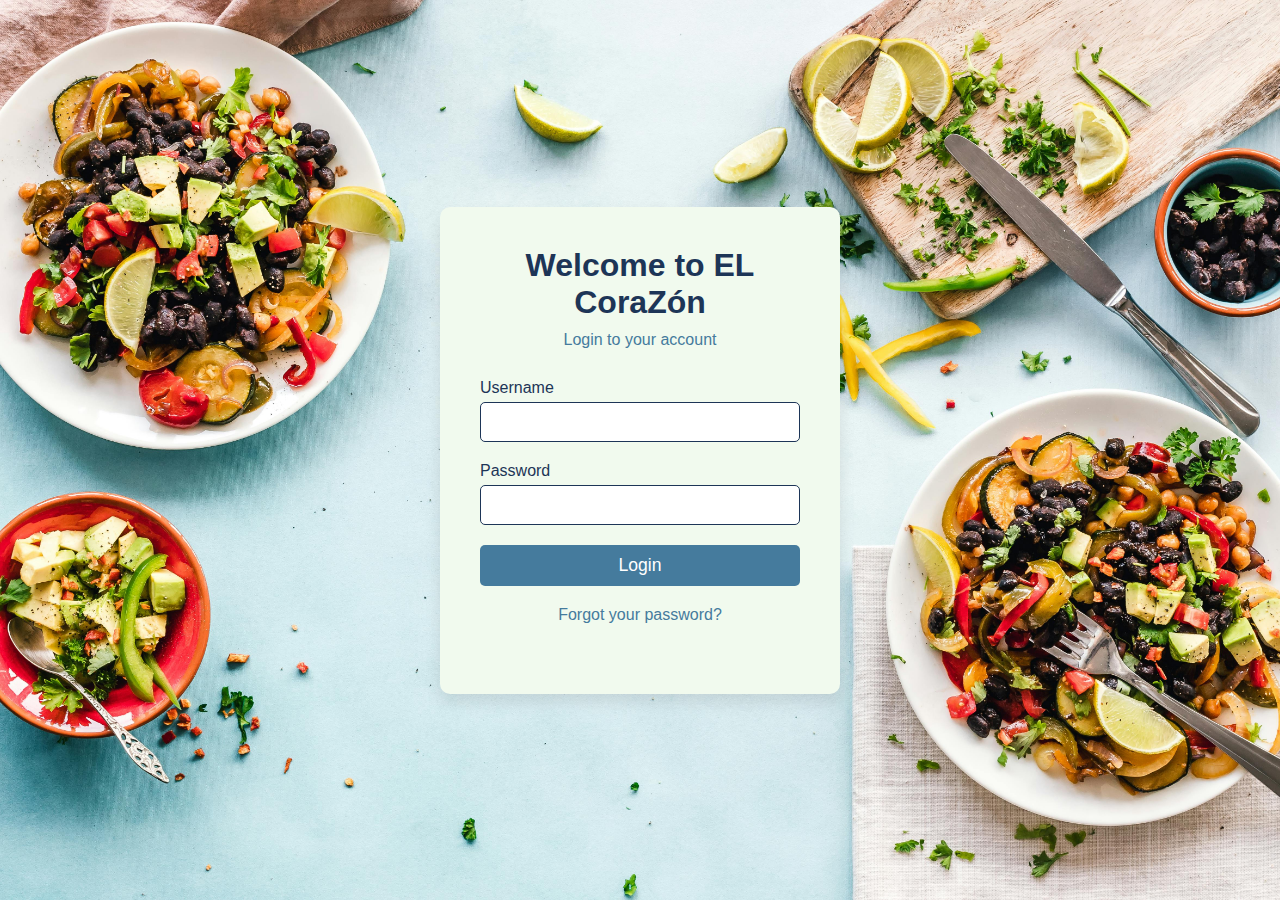
<file: login.html>
<!DOCTYPE html>
<html lang="en">
<head>
    <meta charset="UTF-8">
    <meta name="viewport" content="width=device-width, initial-scale=1.0">
    <title>Login - EL CoraZón</title>
    <link rel="stylesheet" href="login.css">
</head>
<body>
    <div class="login-container">
        <div class="login-box">
            <h1>Welcome to EL CoraZón</h1>
            <p>Login to your account</p>
            <form id="loginForm">
    <div class="input-group">
        <label for="username">Username</label>
        <input type="text" id="username" name="username" required>
    </div>
    <div class="input-group">
        <label for="password">Password</label>
        <input type="password" id="password" name="password" required>
    </div>
    <button type="submit" class="login-btn">Login</button>
    <p class="forgot-password"><a href="#">Forgot your password?</a></p>
</form>

<script>
    document.getElementById("loginForm").addEventListener("submit", function(e) {
        e.preventDefault(); // Ngăn form gửi đi
        // Bạn có thể thêm kiểm tra đăng nhập ở đây nếu muốn
        window.location.href = "Home.html"; // Chuyển hướng sang Home.html
    });
</script>

        </div>
    </div>
</body>
</html>
</file>
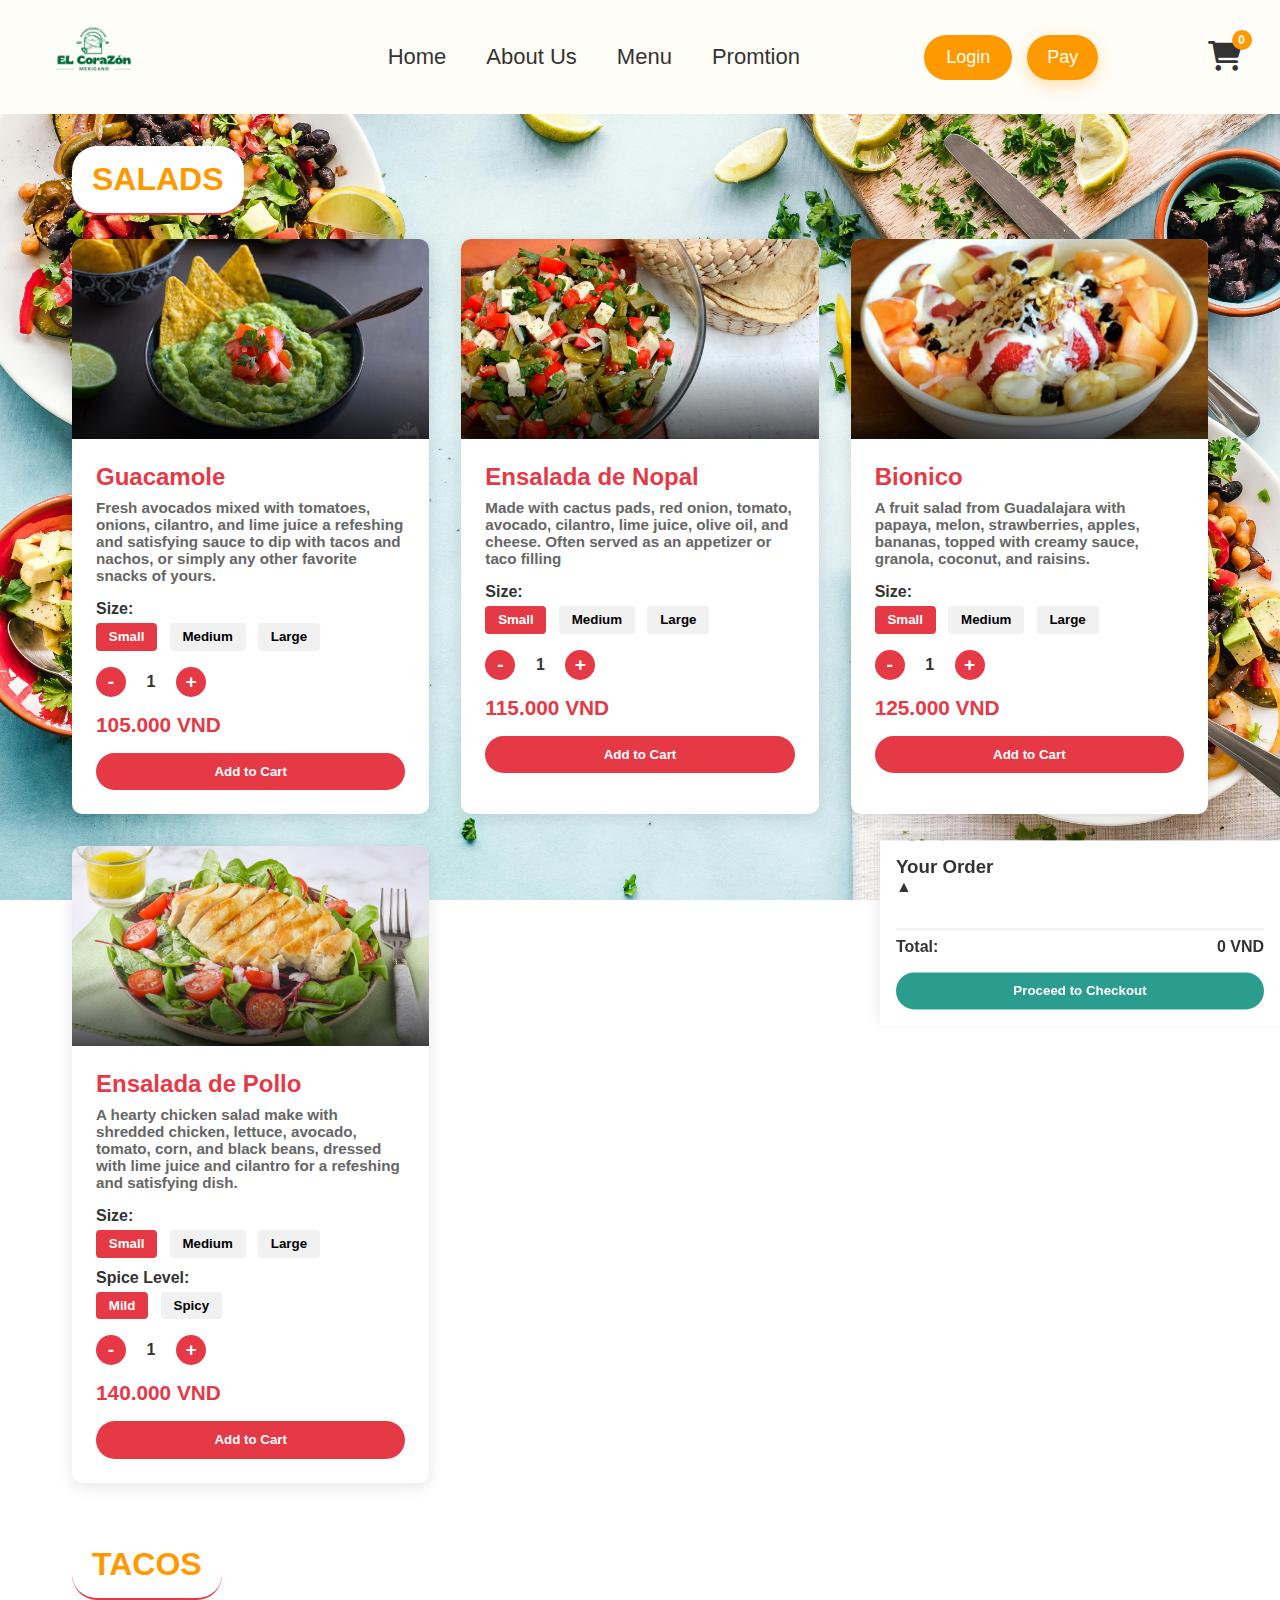
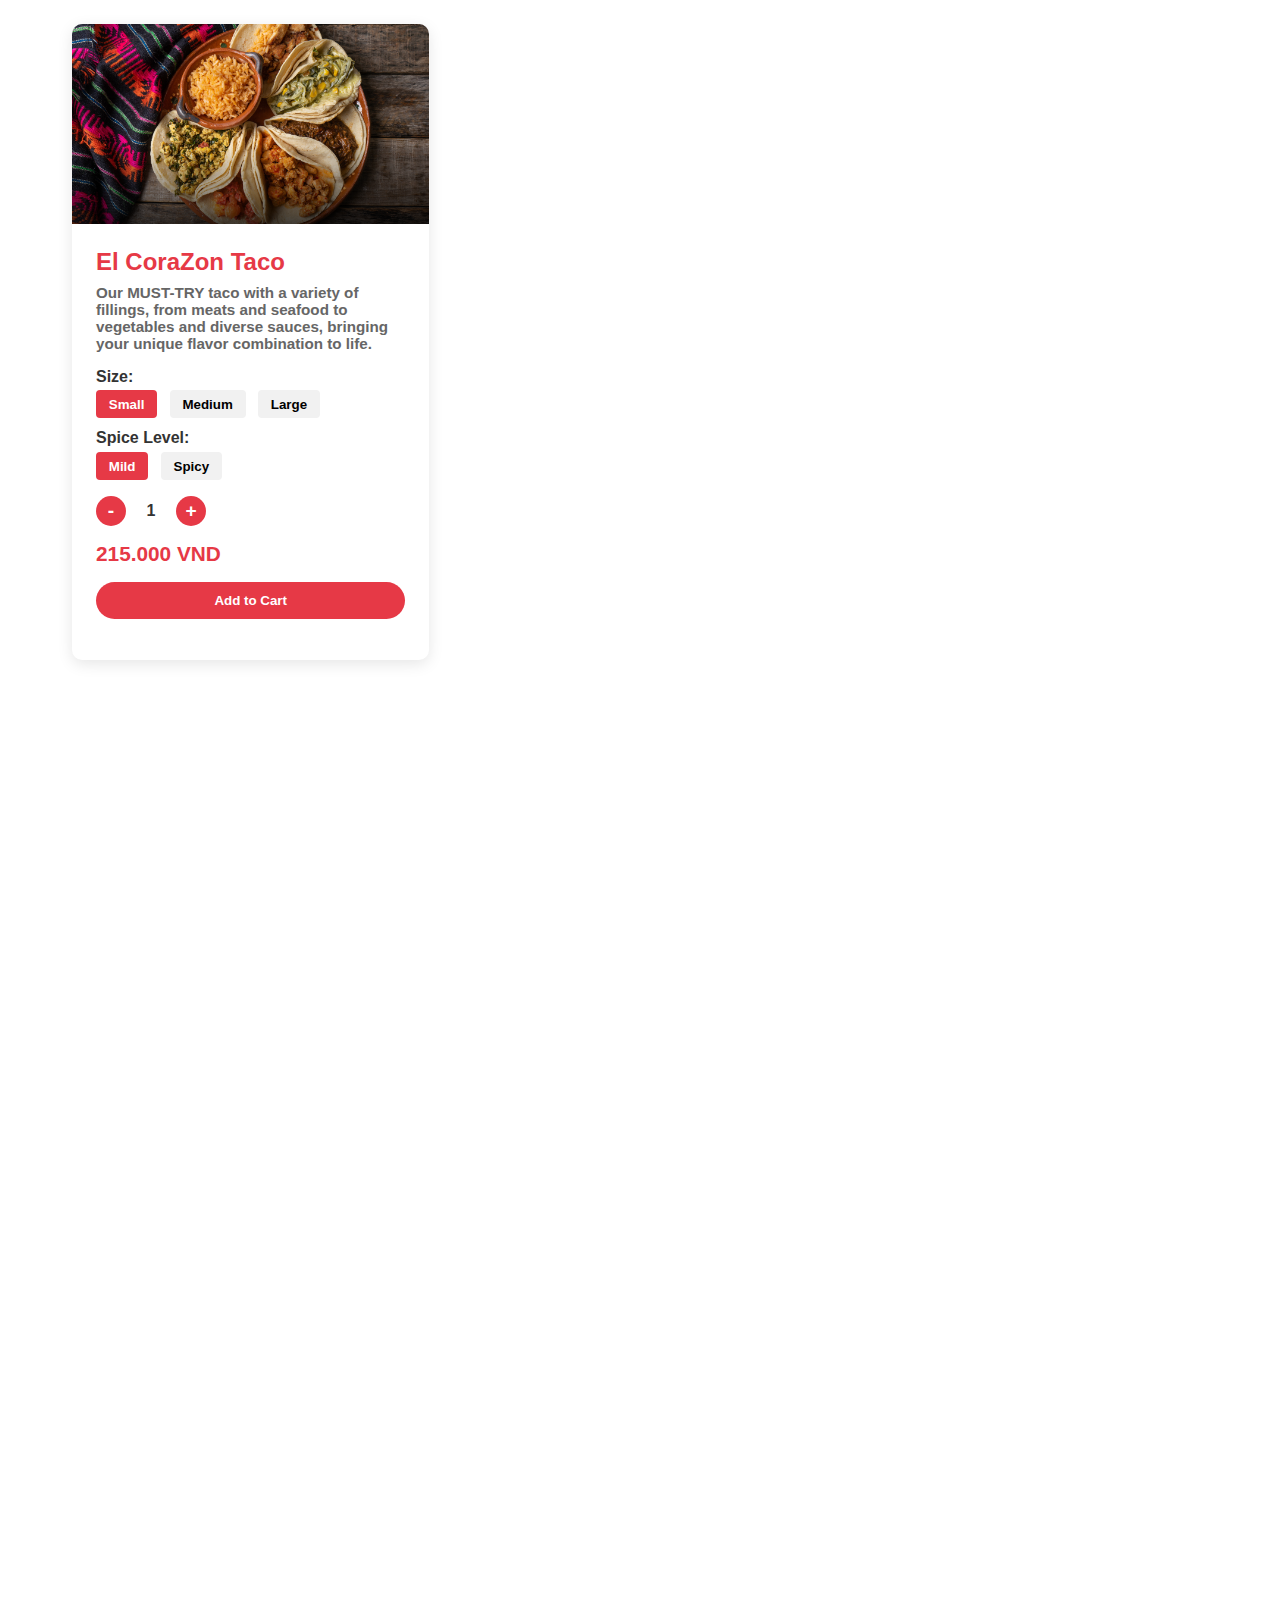
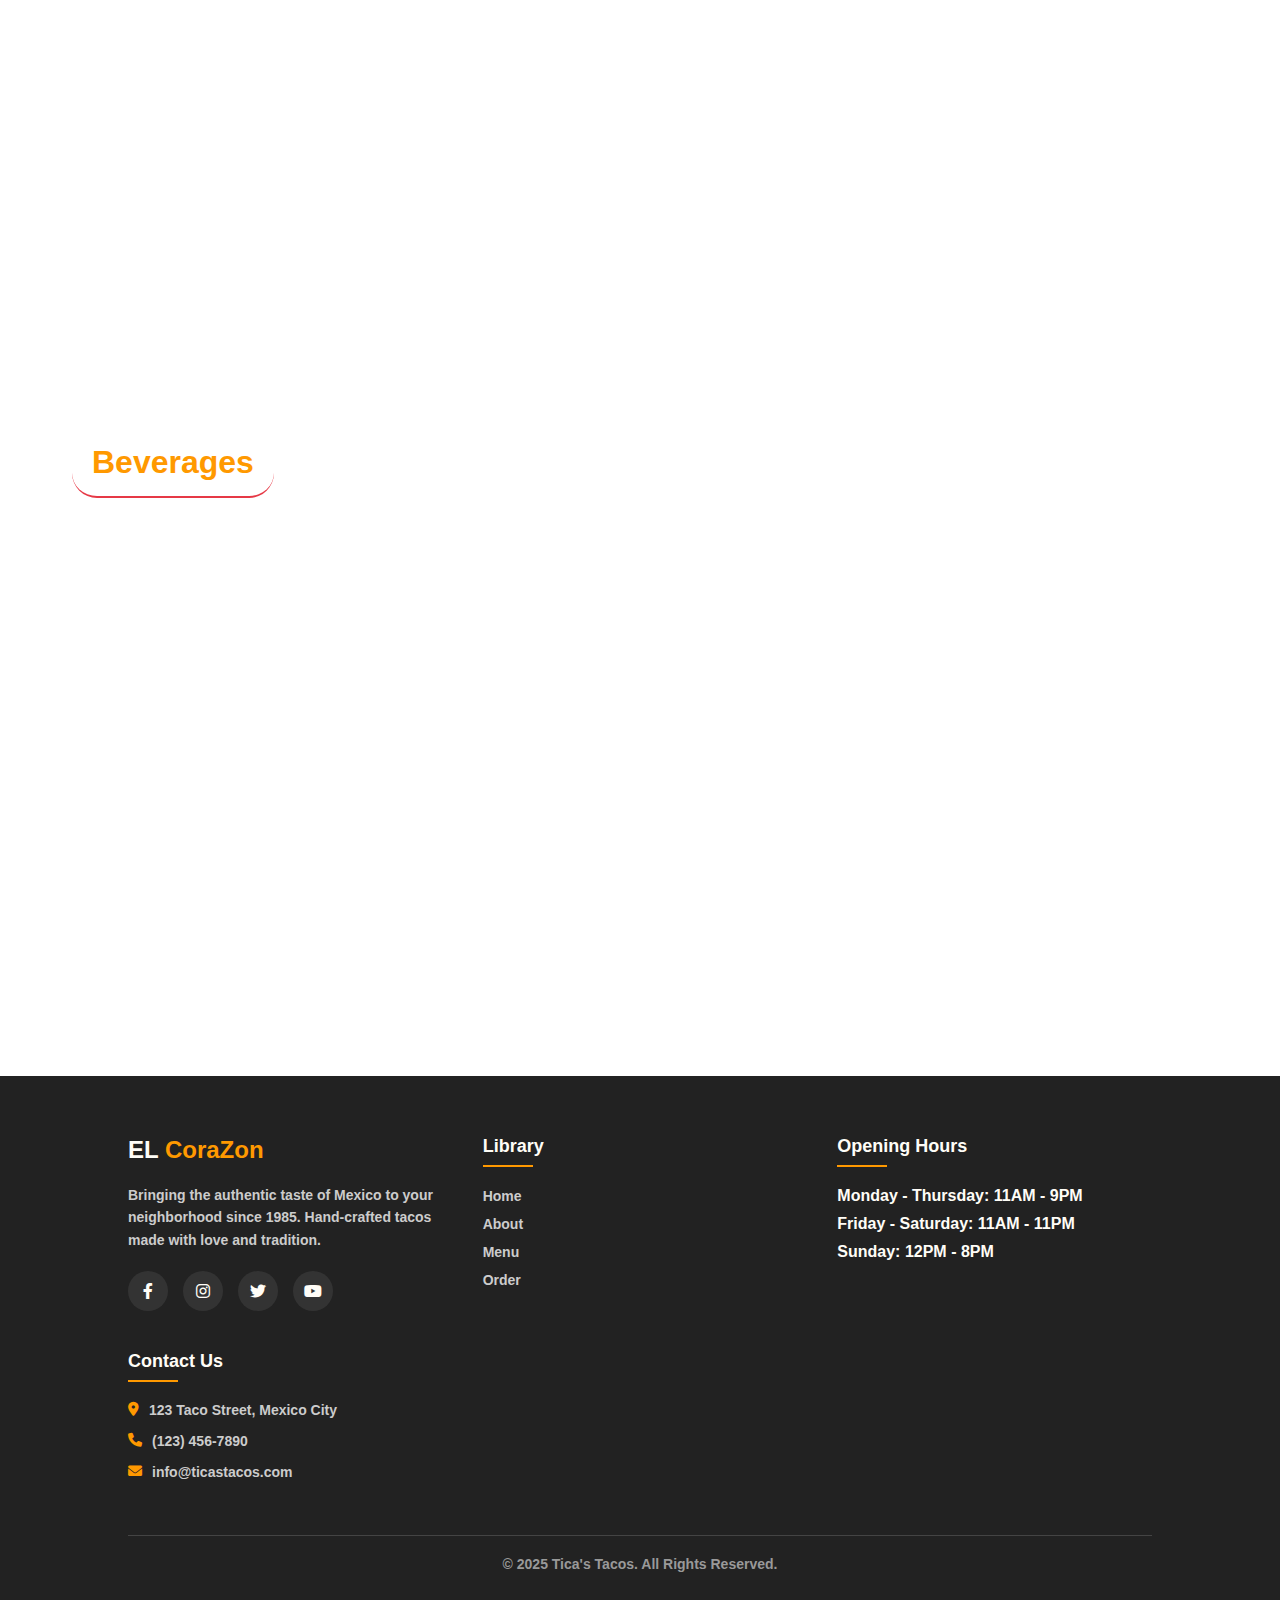
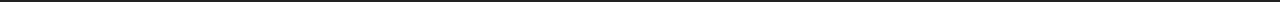
<file: Order.html>
<!DOCTYPE html>
<html lang="en">
<head>
    <meta charset="UTF-8">
    <meta name="viewport" content="width=device-width, initial-scale=1.0">
    <title>El CoraZon | Authentic Mexican Restaurant</title>
    <link rel="stylesheet" href="Order.css">
	<link rel="stylesheet" href="Ordermobile.css">
	<link rel="stylesheet" href="https://cdnjs.cloudflare.com/ajax/libs/font-awesome/6.0.0/css/all.min.css">
</head>
<body>
    <!-- Header -->
    <header id="header">
      <div class="logo">
        <img src="Mexicano.png" alt="El CoraZón Mexicano">
    </div>
        <ul class="nav-links">
            <li><a href="index.html" >Home</a></li>
            <li><a href="lichsu.html">About Us</a></li>
            <li><a href="menu.html">Menu</a></li>
            <li><a href="Khuyenmai.html">Promtion</a></li>
            
        </ul>
        <div class="action-buttons">
             <button class="login-btn" onclick="window.location.href='login.html'">Login</button>
            <button class="order-btn" onclick="window.location.href='thanhtoan.html'">Pay</button>

        </div>
		<div class="cart-icon" onclick="window.location.href='Order.html'">
    <i class="fas fa-shopping-cart"></i>
    <span class="cart-count">0</span>
</div>

        <div class="menu-toggle">
            <span></span>
            <span></span>
            <span></span>
        </div>
    </header>


    <!-- Menu Section -->
    <section id="menu" class="menu-container">
        <!-- Appetizers -->
        <div class="menu-category animate-on-scroll">
            <h2>SALADS</h2>
            <div class="menu-items">
                <div class="menu-item">
                    <div class="item-image" style="background-image: url('Guacamole.jpg')"></div>
                    <div class="item-info">
                        <h3 class="item-name">Guacamole</h3>
                        <p class="item-description">Fresh avocados mixed with tomatoes, onions, cilantro, and lime juice a refeshing and satisfying sauce to dip with tacos and nachos, or simply any other favorite snacks of yours.</p>
                        <div class="item-options">
                            <div class="size-options">
                                <span class="option-label">Size:</span>
                                <button class="size-btn active" data-size="small" data-price="105000">Small</button>
                                <button class="size-btn" data-size="medium" data-price="115000 ">Medium</button>
                                <button class="size-btn" data-size="large" data-price="125000">Large</button>
                            </div>
                        </div>
                        <div class="item-quantity">
                            <button class="quantity-btn decrease">-</button>
                            <span class="quantity-display">1</span>
                            <button class="quantity-btn increase">+</button>
                        </div>
                        <div class="item-price">105.000 VND</div>
                        <button class="add-to-cart">Add to Cart</button>
                    </div>
                </div>

                <div class="menu-item">
                    <div class="item-image" style="background-image: url('Ensalada.jpg')"></div>
                    <div class="item-info">
                        <h3 class="item-name">Ensalada de Nopal</h3>
                        <p class="item-description">Made with cactus pads, red onion, tomato, avocado, cilantro, lime juice, olive oil, and cheese. Often served as an appetizer or taco filling</p>
                        <div class="item-options">
                            <div class="size-options">
                                <span class="option-label">Size:</span>
                                <button class="size-btn active" data-size="small" data-price="115000">Small</button>
                                <button class="size-btn" data-size="medium" data-price="125000">Medium</button>
                                <button class="size-btn" data-size="large" data-price="135000">Large</button>
                            </div>
                        </div>
                        <div class="item-quantity">
                            <button class="quantity-btn decrease">-</button>
                            <span class="quantity-display">1</span>
                            <button class="quantity-btn increase">+</button>
                        </div>
                        <div class="item-price">115.000 VND</div>
                        <button class="add-to-cart">Add to Cart</button>
                    </div>
                </div>
				
                <div class="menu-item">
                    <div class="item-image" style="background-image: url('Bionico.jpg')"></div>
                    <div class="item-info">
                        <h3 class="item-name">Bionico</h3>
                        <p class="item-description">A fruit salad from Guadalajara with papaya, melon, strawberries, apples, bananas, topped with creamy sauce, granola, coconut, and raisins.</p>
                        <div class="item-options">
                            <div class="size-options">
                                <span class="option-label">Size:</span>
                                <button class="size-btn active" data-size="small" data-price="125000">Small</button>
                                <button class="size-btn" data-size="medium" data-price="135000">Medium</button>
                                <button class="size-btn" data-size="large" data-price="145000">Large</button>
                            </div>
                        </div>
                        <div class="item-quantity">
                            <button class="quantity-btn decrease">-</button>
                            <span class="quantity-display">1</span>
                            <button class="quantity-btn increase">+</button>
                        </div>
                        <div class="item-price">125.000 VND</div>
                        <button class="add-to-cart">Add to Cart</button>
                    </div>
                </div>
				
				<div class="menu-item">
                    <div class="item-image" style="background-image: url('Ensalada pollo.jpg')"></div>
                    <div class="item-info">
                        <h3 class="item-name">Ensalada de Pollo</h3>
                        <p class="item-description">A hearty chicken salad make with shredded chicken, lettuce, avocado, tomato, corn, and black beans, dressed with lime juice and cilantro for a refeshing and satisfying dish.</p>
                        <div class="item-options">
                            <div class="size-options">
                                <span class="option-label">Size:</span>
                                <button class="size-btn active" data-size="small" data-price="140000">Small</button>
                                <button class="size-btn" data-size="medium" data-price="150000">Medium</button>
                                <button class="size-btn" data-size="large" data-price="160000">Large</button>
                            </div>
                            <div class="spice-options">
                                <span class="option-label">Spice Level:</span>
                                <button class="spice-btn active" data-spice="mild">Mild</button>
                                <button class="spice-btn" data-spice="spicy">Spicy</button>
                            </div>
                        </div>
                        <div class="item-quantity">
                            <button class="quantity-btn decrease">-</button>
                            <span class="quantity-display">1</span>
                            <button class="quantity-btn increase">+</button>
                        </div>
                        <div class="item-price">140.000 VND</div>
                        <button class="add-to-cart">Add to Cart</button>
                    </div>
                </div>
            </div>
        </div>

        <!-- TACOS -->
        <div class="menu-category animate-on-scroll">
            <h2>TACOS</h2>
            <div class="menu-items">
                <div class="menu-item">
                    <div class="item-image" style="background-image: url('taco.jpeg')"></div>
                    <div class="item-info">
                        <h3 class="item-name">El CoraZon Taco</h3>
                        <p class="item-description">Our MUST-TRY taco with a variety of fillings, from meats and seafood to vegetables and diverse sauces, bringing your unique flavor combination to life.</p>
                        <div class="item-options">
                            <div class="size-options">
                                <span class="option-label">Size:</span>
                                <button class="size-btn active" data-size="small" data-price="215000">Small </button>
                                <button class="size-btn" data-size="medium" data-price="225000">Medium </button>
                                <button class="size-btn" data-size="large" data-price="235000">Large </button>
                            </div>
                            <div class="spice-options">
                                <span class="option-label">Spice Level:</span>
                                <button class="spice-btn active" data-spice="mild">Mild</button>
                                <button class="spice-btn" data-spice="spicy">Spicy</button>
                            </div>
                        </div>
                        <div class="item-quantity">
                            <button class="quantity-btn decrease">-</button>
                            <span class="quantity-display">1</span>
                            <button class="quantity-btn increase">+</button>
                        </div>
                        <div class="item-price">215.000 VND</div>
                        <button class="add-to-cart">Add to Cart</button>
                    </div>
                </div>

                <div class="menu-item">
                    <div class="item-image" style="background-image: url('taco pollo.jpg')"></div>
                    <div class="item-info">
                        <h3 class="item-name">Pollo</h3>
                        <p class="item-description">Grilled or shredded chicken taco seasoned with herbs and spices, served with onions, shredded cabbage, spicy mayonnaise sauce, cilantro, avocado, and fresh green sauce.</p>
                        <div class="item-options">
                            <div class="size-options">
                                <span class="option-label">Size:</span>
                                <button class="size-btn active" data-size="small" data-price="60000">Small </button>
                                <button class="size-btn" data-size="medium" data-price="70000">Medium </button>
                                <button class="size-btn" data-size="large" data-price="80000">Large </button>
                            </div>
                            <div class="spice-options">
                                <span class="option-label">Spice Level:</span>
                                <button class="spice-btn active" data-spice="mild">Mild</button>
                                <button class="spice-btn" data-spice="spicy">Spicy</button>
                            </div>
                        </div>
                        <div class="item-quantity">
                            <button class="quantity-btn decrease">-</button>
                            <span class="quantity-display">1</span>
                            <button class="quantity-btn increase">+</button>
                        </div>
                        <div class="item-price">60.000 VND</div>
                        <button class="add-to-cart">Add to Cart</button>
                    </div>
                </div>

                <div class="menu-item">
                    <div class="item-image" style="background-image: url('taco pescado.jpg')"></div>
                    <div class="item-info">
                        <h3 class="item-name">Pescado</h3>
                        <p class="item-description">Crispy or grilled fish taco, crunchy on the outside, tender on the inside, paired with shredded cabbage, spicy mayonnaise sauce, and fresh lime.</p>
                        <div class="item-options">
                            <div class="size-options">
                                <span class="option-label">Size:</span>
                                <button class="size-btn active" data-size="small" data-price="68000">Small </button>
                                <button class="size-btn" data-size="medium" data-price="78000">Medium </button>
                                <button class="size-btn" data-size="large" data-price="88000">Large </button>
                            </div>
                            <div class="spice-options">
                                <span class="option-label">Spice Level:</span>
                                <button class="spice-btn active" data-spice="mild">Mild</button>
                                <button class="spice-btn" data-spice="spicy">Spicy</button>
                            </div>
                        </div>
                        <div class="item-quantity">
                            <button class="quantity-btn decrease">-</button>
                            <span class="quantity-display">1</span>
                            <button class="quantity-btn increase">+</button>
                        </div>
                        <div class="item-price">68.000 VND</div>
                        <button class="add-to-cart">Add to Cart</button>
                    </div>
                </div>
				
				<div class="menu-item">
                    <div class="item-image" style="background-image: url('taco el jefe.jpg')"></div>
                    <div class="item-info">
                        <h3 class="item-name">El Jefe</h3>
                        <p class="item-description">A hearty taco with tender, marinated grilled beef, topped with onions, cilantro, and special; salsa, delivering a powerful, rich experience.</p>
                        <div class="item-options">
                            <div class="size-options">
                                <span class="option-label">Size:</span>
                                <button class="size-btn active" data-size="small" data-price="55000">Small </button>
                                <button class="size-btn" data-size="medium" data-price="65000">Medium </button>
                                <button class="size-btn" data-size="large" data-price="75000">Large </button>
                            </div>
                            <div class="spice-options">
                                <span class="option-label">Spice Level:</span>
                                <button class="spice-btn active" data-spice="mild">Mild</button>
                                <button class="spice-btn" data-spice="spicy">Spicy</button>
                            </div>
                        </div>
                        <div class="item-quantity">
                            <button class="quantity-btn decrease">-</button>
                            <span class="quantity-display">1</span>
                            <button class="quantity-btn increase">+</button>
                        </div>
                        <div class="item-price">55.000 VND</div>
                        <button class="add-to-cart">Add to Cart</button>
                    </div>
                </div>
				
				<div class="menu-item">
                    <div class="item-image" style="background-image: url('taco camaron.jpg')"></div>
                    <div class="item-info">
                        <h3 class="item-name">Camarón</h3>
                        <p class="item-description">Fresh shrimp taco, either grilled or fried, topped with smoky chipotle sauce, lettuce, and silced avocado, achieving the perfect balance of sweet and spicy.</p>
                        <div class="item-options">
                            <div class="size-options">
                                <span class="option-label">Size:</span>
                                <button class="size-btn active" data-size="small" data-price="65000">Small </button>
                                <button class="size-btn" data-size="medium" data-price="75000">Medium </button>
                                <button class="size-btn" data-size="large" data-price="85000">Large </button>
                            </div>
                            <div class="spice-options">
                                <span class="option-label">Spice Level:</span>
                                <button class="spice-btn active" data-spice="mild">Mild</button>
                                <button class="spice-btn" data-spice="spicy">Spicy</button>
                            </div>
                        </div>
                        <div class="item-quantity">
                            <button class="quantity-btn decrease">-</button>
                            <span class="quantity-display">1</span>
                            <button class="quantity-btn increase">+</button>
                        </div>
                        <div class="item-price">65.000 VND</div>
                        <button class="add-to-cart">Add to Cart</button>
                    </div>
                </div>
				
				<div class="menu-item">
                    <div class="item-image" style="background-image: url('taco chori.jpg')"></div>
                    <div class="item-info">
                        <h3 class="item-name">Chori con Queso</h3>
                        <p class="item-description">Spicy Chorizo sausage taco combined with melted cheese, sauteed onions, smoky chipotle sauce, lettuce, and silced avocado and cilantro, offering a rich, indulgent flavor.</p>
                        <div class="item-options">
                            <div class="size-options">
                                <span class="option-label">Size:</span>
                                <button class="size-btn active" data-size="small" data-price="70000">Small </button>
                                <button class="size-btn" data-size="medium" data-price="80000">Medium </button>
                                <button class="size-btn" data-size="large" data-price="90000">Large </button>
                            </div>
                            <div class="spice-options">
                                <span class="option-label">Spice Level:</span>
                                <button class="spice-btn active" data-spice="mild">Mild</button>
                                <button class="spice-btn" data-spice="spicy">Spicy</button>
                            </div>
                        </div>
                        <div class="item-quantity">
                            <button class="quantity-btn decrease">-</button>
                            <span class="quantity-display">1</span>
                            <button class="quantity-btn increase">+</button>
                        </div>
                        <div class="item-price">70.000 VND</div>
                        <button class="add-to-cart">Add to Cart</button>
                    </div>
                </div>
				
				<div class="menu-item">
                    <div class="item-image" style="background-image: url('taco carnitas.jpg')"></div>
                    <div class="item-info">
                        <h3 class="item-name">Carnitas</h3>
                        <p class="item-description">Slow-cooked pork taco, tender and juicy, lightly fried for a crispy outside, served with onions, cilantro, and salsa.</p>
                        <div class="item-options">
                            <div class="size-options">
                                <span class="option-label">Size:</span>
                                <button class="size-btn active" data-size="small" data-price="55000">Small </button>
                                <button class="size-btn" data-size="medium" data-price="65000">Medium </button>
                                <button class="size-btn" data-size="large" data-price="75000">Large </button>
                            </div>
                            <div class="spice-options">
                                <span class="option-label">Spice Level:</span>
                                <button class="spice-btn active" data-spice="mild">Mild</button>
                                <button class="spice-btn" data-spice="spicy">Spicy</button>
                            </div>
                        </div>
                        <div class="item-quantity">
                            <button class="quantity-btn decrease">-</button>
                            <span class="quantity-display">1</span>
                            <button class="quantity-btn increase">+</button>
                        </div>
                        <div class="item-price">55.000 VND</div>
                        <button class="add-to-cart">Add to Cart</button>
                    </div>
                </div>
				
				<div class="menu-item">
                    <div class="item-image" style="background-image: url('taco birria.jpg')"></div>
                    <div class="item-info">
                        <h3 class="item-name">Birria de Borrego</h3>
                        <p class="item-description">Lamp taco braised in a spicy, aromatic broth, served with chopped onions, cilantro, and flavorful dipping sauce.</p>
                        <div class="item-options">
                            <div class="size-options">
                                <span class="option-label">Size:</span>
                                <button class="size-btn active" data-size="small" data-price="65000">Small </button>
                                <button class="size-btn" data-size="medium" data-price="75000">Medium </button>
                                <button class="size-btn" data-size="large" data-price="85000">Large </button>
                            </div>
                            <div class="spice-options">
                                <span class="option-label">Spice Level:</span>
                                <button class="spice-btn active" data-spice="mild">Mild</button>
                                <button class="spice-btn" data-spice="spicy">Spicy</button>
                            </div>
                        </div>
                        <div class="item-quantity">
                            <button class="quantity-btn decrease">-</button>
                            <span class="quantity-display">1</span>
                            <button class="quantity-btn increase">+</button>
                        </div>
                        <div class="item-price">65.000 VND</div>
                        <button class="add-to-cart">Add to Cart</button>
                    </div>
                </div>
				
				<div class="menu-item">
                    <div class="item-image" style="background-image: url('taco barbacoa.jpg')"></div>
                    <div class="item-info">
                        <h3 class="item-name">Barbacoa</h3>
                        <p class="item-description">Slow-cooked beef taco, simmered with banana leaves, spices, and chiles, resulting in a fragrant, rich, and traditional taste.</p>
                        <div class="item-options">
                            <div class="size-options">
                                <span class="option-label">Size:</span>
                                <button class="size-btn active" data-size="small" data-price="60000">Small </button>
                                <button class="size-btn" data-size="medium" data-price="70000">Medium </button>
                                <button class="size-btn" data-size="large" data-price="80000">Large </button>
                            </div>
                            <div class="spice-options">
                                <span class="option-label">Spice Level:</span>
                                <button class="spice-btn active" data-spice="mild">Mild</button>
                                <button class="spice-btn" data-spice="spicy">Spicy</button>
                            </div>
                        </div>
                        <div class="item-quantity">
                            <button class="quantity-btn decrease">-</button>
                            <span class="quantity-display">1</span>
                            <button class="quantity-btn increase">+</button>
                        </div>
                        <div class="item-price">60.000 VND</div>
                        <button class="add-to-cart">Add to Cart</button>
                    </div>
                </div>
            </div>
        </div>

      

        <!-- Beverages -->
        <div class="menu-category animate-on-scroll">
            <h2>Beverages</h2>
            <div class="menu-items">
                <div class="menu-item">
                    <div class="item-image" style="background-image: url('saratoga.jpg')"></div>
                    <div class="item-info">
                        <h3 class="item-name">Bottled water</h3>
                        
                        <div class="item-options">
                            <div class="size-options">
                                <span class="option-label">Size:</span>
                                <button class="size-btn active" data-size="small" data-price="20000">Normal size</button>
                                
                            </div>
                        </div>
                        <div class="item-quantity">
                            <button class="quantity-btn decrease">-</button>
                            <span class="quantity-display">1</span>
                            <button class="quantity-btn increase">+</button>
                        </div>
                        <div class="item-price">20.000 VND</div>
                        <button class="add-to-cart">Add to Cart</button>
                    </div>
                </div>

      

                <div class="menu-item">
                    <div class="item-image" style="background-image: url('coca.jpg')"></div>
                    <div class="item-info">
                        <h3 class="item-name">Coca-Cola</h3>
                        
                        <div class="item-options">
                            <div class="size-options">
                                <span class="option-label">Size:</span>
                                <button class="size-btn active" data-size="small" data-price="25000">Regular</button>
                                
                            </div>
                        </div>
                        <div class="item-quantity">
                            <button class="quantity-btn decrease">-</button>
                            <span class="quantity-display">1</span>
                            <button class="quantity-btn increase">+</button>
                        </div>
                        <div class="item-price">25.000 VND</div>
                        <button class="add-to-cart">Add to Cart</button>
                    </div>
                </div>
            </div>
        </div>
    </section>

    <!-- Cart Container - Moved outside the menu section -->
    <div class="cart-container">
        <div class="cart-header">
            <h3>Your Order</h3>
            <span class="toggle-cart">▲</span>
        </div>
        <div class="cart-items">
            <!-- Cart items will be added here dynamically -->
        </div>
        <div class="cart-summary">
            <span>Total:</span>
            <span class="cart-total">0 VND</span>
        </div>
        <button class="checkout-btn">Proceed to Checkout</button>

<script>
    document.addEventListener('DOMContentLoaded', function() {
        const checkoutBtn = document.querySelector('.checkout-btn');
        checkoutBtn.addEventListener('click', function() {
            const total = document.querySelector('.cart-total').textContent; // Lấy tổng tiền từ giỏ hàng
            window.location.href = `thanhtoan.html?total=${encodeURIComponent(total)}`; // Chuyển sang trang thanh toán với tổng tiền
        });
    });
</script>


    </div>
		
    <!-- Footer - Moved outside the menu section -->
  <footer>
  <div class="footer-content">
    <div class="footer-info">
      <div class="footer-logo">EL <span>CoraZon</span></div>
      <p class="footer-desc">Bringing the authentic taste of Mexico to your neighborhood since 1985. Hand-crafted tacos made with love and tradition.</p>
      <div class="social-links">
        <a href="https://www.facebook.com/tacobell"><i class="fab fa-facebook-f"></i></a>
        <a href="https://www.instagram.com/tacobell/"><i class="fab fa-instagram"></i></a>
        <a href="https://x.com/tacobell"><i class="fab fa-twitter"></i></a>
        <a href="https://www.youtube.com/@TacoBell"><i class="fab fa-youtube"></i></a>
      </div>
    </div>
    <div class="footer-links-container">
      <h3 class="footer-heading">Library</h3>
      <ul class="footer-links">
        <li><a href="index.html">Home</a></li>
        <li><a href="lichsu.html">About</a></li>
        <li><a href="menu.html">Menu</a></li>
        <li><a href="Order.html">Order</a></li>
      </ul>
    </div>
    <div class="footer-links-container">
      <h3 class="footer-heading">Opening Hours</h3>
      <ul class="footer-links">
        <li>Monday - Thursday: 11AM - 9PM</li>
        <li>Friday - Saturday: 11AM - 11PM</li>
        <li>Sunday: 12PM - 8PM</li>
      </ul>
    </div>
    <div class="footer-links-container">
      <h3 class="footer-heading">Contact Us</h3>
      <ul class="contact-info">
        <li><i class="fas fa-map-marker-alt"></i> 123 Taco Street, Mexico City</li>
        <li><i class="fas fa-phone"></i> (123) 456-7890</li>
        <li><i class="fas fa-envelope"></i> info@ticastacos.com</li>
      </ul>
    </div>
  </div>
  <div class="footer-bottom">
    <p>&copy; 2025 Tica's Tacos. All Rights Reserved.</p>
  </div>
</footer>


    <script>
	document.addEventListener('DOMContentLoaded', function() {
        initializeCart();
        initializeSizeAndSpiceButtons();
        initializeQuantityButtons();
        initializeScrollAnimation();
        
        // Thêm vào hàm này để xử lý khi nhấn nút "Proceed to Checkout"
        const checkoutBtn = document.querySelector('.checkout-btn');
        checkoutBtn.addEventListener('click', function() {
            const total = document.querySelector('.cart-total').textContent; // Lấy tổng tiền từ giỏ hàng
            window.location.href = `thanhtoan.html?total=${encodeURIComponent(total)}`; // Chuyển sang trang thanh toán và truyền tổng tiền
        });
    });
	
        // JavaScript for interactive elements
        document.addEventListener('DOMContentLoaded', function() {
    // Original functionality preserved
    initializeCart();
    initializeSizeAndSpiceButtons();
    initializeQuantityButtons();
    initializeScrollAnimation();
    
    // Add new enhanced animations and effects
    addHoverEffects();
    addParallaxEffect();
    addFoodParticleEffects();
    enhanceMenuItemsAppearance();
    addHeroSectionAnimations();
});

// Cart functionality
function initializeCart() {
    const addToCartButtons = document.querySelectorAll('.add-to-cart');
    const cartItems = document.querySelector('.cart-items');
    const cartTotal = document.querySelector('.cart-total');
    const cartHeader = document.querySelector('.cart-header');
    const cartContainer = document.querySelector('.cart-container');
    const checkoutBtn = document.querySelector('.checkout-btn');

    let cart = [];

    addToCartButtons.forEach(button => {
        button.addEventListener('click', function() {
            const itemInfo = this.closest('.item-info');
            const menuItem = this.closest('.menu-item');
            
            // Create a copy of the menu item that flies to the cart
            createFlyingElement(menuItem, cartContainer);
            
            const name = itemInfo.querySelector('.item-name').textContent;
            const price = parseFloat(itemInfo.querySelector('.item-price').textContent.replace('$', ''));
            const quantity = parseInt(itemInfo.querySelector('.quantity-display').textContent);
            const size = itemInfo.querySelector('.size-btn.active').textContent;
            const spice = itemInfo.querySelector('.spice-btn.active')?.textContent || 'N/A';
            
            const item = {
                name,
                price,
                quantity,
                size,
                spice,
                total: price * quantity
            };
            
            cart.push(item);
            updateCart();
            
            // Show cart with bounce animation
            cartContainer.classList.add('expanded');
            cartContainer.style.animation = 'cartBounce 0.5s ease';
            setTimeout(() => {
                cartContainer.style.animation = '';
            }, 500);
        });
    });

    cartHeader.addEventListener('click', function() {
        cartContainer.classList.toggle('expanded');
    });

    // Add confetti effect to checkout button
    checkoutBtn.addEventListener('click', function() {
        createConfettiEffect();
        alert('Thank you for your order!');
    });

    function updateCart() {
        cartItems.innerHTML = '';
        let total = 0;
        
        cart.forEach((item, index) => {
            const cartItem = document.createElement('div');
            cartItem.classList.add('cart-item');
            cartItem.style.animationDelay = `${index * 0.1}s`;
            cartItem.innerHTML = `
                <div class="cart-item-name">${item.quantity}x ${item.name} (${item.size}, ${item.spice})</div>
                <div class="cart-item-price">$${(item.total).toFixed(2)}</div>
                <button class="remove-item" data-index="${index}">✕</button>
            `;
            cartItems.appendChild(cartItem);
            total += item.total;
        });
        
        cartTotal.textContent = '$' + total.toFixed(2);
        
        // Add fade-in-count-up animation to the total
        animateNumbers(cartTotal, total);
        
        // Add event listeners to remove buttons
        document.querySelectorAll('.remove-item').forEach(button => {
            button.addEventListener('click', function(e) {
                e.stopPropagation();
                const index = parseInt(this.dataset.index);
                
                // Animate the item being removed
                const itemToRemove = this.closest('.cart-item');
                itemToRemove.style.animation = 'removeItem 0.3s forwards';
                
                setTimeout(() => {
                    cart.splice(index, 1);
                    updateCart();
                }, 300);
            });
        });
    }
}

// Animation for flying elements to cart
function createFlyingElement(sourceElement, targetElement) {
    const rect = sourceElement.getBoundingClientRect();
    const targetRect = targetElement.getBoundingClientRect();
    
    const flyingEl = document.createElement('div');
    flyingEl.style.position = 'fixed';
    flyingEl.style.width = '30px';
    flyingEl.style.height = '30px';
    flyingEl.style.backgroundColor = '#e63946';
    flyingEl.style.borderRadius = '50%';
    flyingEl.style.zIndex = '1000';
    flyingEl.style.top = `${rect.top + rect.height/2}px`;
    flyingEl.style.left = `${rect.left + rect.width/2}px`;
    flyingEl.style.opacity = '0.8';
    
    document.body.appendChild(flyingEl);
    
    const startTime = performance.now();
    const duration = 800;
    
    function animate(currentTime) {
        const elapsed = currentTime - startTime;
        const progress = Math.min(elapsed / duration, 1);
        
        // Bezier curve path for more natural movement
        const easeOutQuad = t => t * (2 - t);
        const easeInOutQuad = t => t < 0.5 ? 2 * t * t : -1 + (4 - 2 * t) * t;
        
        const curvedProgress = easeInOutQuad(progress);
        
        // Calculate position with arc
        const x = rect.left + (targetRect.right - 50 - rect.left) * curvedProgress;
        const yOffset = Math.sin(curvedProgress * Math.PI) * 100;
        const y = rect.top + (targetRect.top - rect.top) * curvedProgress - yOffset;
        
        // Update position and scale
        flyingEl.style.transform = `translate(${x - rect.left}px, ${y - rect.top}px) scale(${1 - 0.5 * progress})`;
        flyingEl.style.opacity = `${1 - progress * 0.5}`;
        
        if (progress < 1) {
            requestAnimationFrame(animate);
        } else {
            document.body.removeChild(flyingEl);
            // Make the cart bounce
            targetElement.classList.add('bounce');
            setTimeout(() => targetElement.classList.remove('bounce'), 300);
        }
    }
    
    requestAnimationFrame(animate);
}

// Size and spice button functionality
function initializeSizeAndSpiceButtons() {
    const sizeButtons = document.querySelectorAll('.size-btn');
    const spiceButtons = document.querySelectorAll('.spice-btn');
    
    sizeButtons.forEach(button => {
        button.addEventListener('click', function() {
            const parent = this.closest('.size-options');
            parent.querySelectorAll('.size-btn').forEach(btn => btn.classList.remove('active'));
            this.classList.add('active');
            updateItemPrice(this);
            
            // Add ripple effect
            createRippleEffect(this);
        });
    });
    
    spiceButtons.forEach(button => {
        button.addEventListener('click', function() {
            const parent = this.closest('.spice-options');
            parent.querySelectorAll('.spice-btn').forEach(btn => btn.classList.remove('active'));
            this.classList.add('active');
            
            // Add ripple effect
            createRippleEffect(this);
            
            // Add chili animation if spicy is selected
            if (this.dataset.spice === 'spicy') {
                const menuItem = this.closest('.menu-item');
                showChiliEffect(menuItem);
            }
        });
    });
    
    function updateItemPrice(sizeButton) {
        const price = sizeButton.dataset.price;
        const itemInfo = sizeButton.closest('.item-info');
        const priceDisplay = itemInfo.querySelector('.item-price');
        
        // Animate price change
        animateNumbers(priceDisplay, price);
    }
}

// Create ripple effect for buttons
function createRippleEffect(button) {
    const ripple = document.createElement('span');
    ripple.classList.add('ripple');
    button.appendChild(ripple);
    
    const diameter = Math.max(button.clientWidth, button.clientHeight);
    
    ripple.style.width = ripple.style.height = `${diameter}px`;
    ripple.style.left = `${-diameter/2 + button.offsetWidth/2}px`;
    ripple.style.top = `${-diameter/2 + button.offsetHeight/2}px`;
    
    setTimeout(() => {
        ripple.remove();
    }, 600);
}

// Add spicy animation effect
function showChiliEffect(menuItem) {
    for (let i = 0; i < 3; i++) {
        const chili = document.createElement('span');
        chili.innerHTML = '🌶️';
        chili.classList.add('floating-chili');
        chili.style.left = `${Math.random() * 80 + 10}%`;
        chili.style.animationDelay = `${i * 0.2}s`;
        
        menuItem.appendChild(chili);
        
        setTimeout(() => {
            chili.remove();
        }, 2000);
    }
}

// Animated number counting
function animateNumbers(element, finalValue) {
    const startValue = parseFloat(element.textContent.replace(/[^0-9.-]+/g, '')) || 0;
    const duration = 500; // ms
    const startTime = performance.now();
    
    function updateNumber(currentTime) {
        const elapsed = currentTime - startTime;
        const progress = Math.min(elapsed / duration, 1);
        
        // Use easing function for smoother animation
        const easedProgress = 1 - Math.pow(1 - progress, 3); // Cubic ease out
        
        const currentValue = startValue + (finalValue - startValue) * easedProgress;
        
        // Check if we're animating a price
        if (element.textContent.includes('$')) {
            element.textContent = '$' + currentValue.toFixed(2);
        } else {
            element.textContent = currentValue.toFixed(0);
        }
        
        if (progress < 1) {
            requestAnimationFrame(updateNumber);
        }
    }
    
    requestAnimationFrame(updateNumber);
}

// Initialize quantity buttons
function initializeQuantityButtons() {
    const decreaseButtons = document.querySelectorAll('.decrease');
    const increaseButtons = document.querySelectorAll('.increase');
    
    decreaseButtons.forEach(button => {
        button.addEventListener('click', function() {
            const display = this.nextElementSibling;
            let quantity = parseInt(display.textContent);
            if (quantity > 1) {
                quantity--;
                animateNumbers(display, quantity);
                
                // Add button press animation
                this.classList.add('pressed');
                setTimeout(() => this.classList.remove('pressed'), 200);
            }
        });
    });
    
    increaseButtons.forEach(button => {
        button.addEventListener('click', function() {
            const display = this.previousElementSibling;
            let quantity = parseInt(display.textContent);
            quantity++;
            animateNumbers(display, quantity);
            
            // Add button press animation
            this.classList.add('pressed');
            setTimeout(() => this.classList.remove('pressed'), 200);
        });
    });
}

// Scroll animation
function initializeScrollAnimation() {
    function checkScroll() {
        const elements = document.querySelectorAll('.animate-on-scroll');
        elements.forEach((element, index) => {
            const position = element.getBoundingClientRect();
            // Stagger the animations based on index
            if(position.top < window.innerHeight * 0.9) {
                setTimeout(() => {
                    element.classList.add('visible');
                }, index * 100);
            }
        });
    }
    
    window.addEventListener('scroll', checkScroll);
    checkScroll(); // Check on load
}

// Add hover effects for menu items
function addHoverEffects() {
    const menuItems = document.querySelectorAll('.menu-item');
    
    menuItems.forEach(item => {
        // Create and append a shine overlay
        const shineOverlay = document.createElement('div');
        shineOverlay.classList.add('shine-overlay');
        item.appendChild(shineOverlay);
        
        item.addEventListener('mouseenter', function() {
            // Trigger animation for the name
            const itemName = this.querySelector('.item-name');
            itemName.style.animation = 'textGlow 1s ease infinite alternate';
            
            // Show a subtle glow around the item
            this.style.boxShadow = '0 10px 25px rgba(230, 57, 70, 0.3), 0 0 15px rgba(230, 57, 70, 0.2)';
            
            // Animate the shine overlay
            shineOverlay.style.opacity = '1';
            shineOverlay.style.animation = 'shimmerEffect 1.2s ease-in-out';
        });
        
        item.addEventListener('mouseleave', function() {
            // Reset animations
            const itemName = this.querySelector('.item-name');
            itemName.style.animation = '';
            
            // Reset the glow
            this.style.boxShadow = '';
            
            // Reset shine overlay
            shineOverlay.style.opacity = '0';
            shineOverlay.style.animation = '';
        });
    });
}

// Add parallax effect to hero section
function addParallaxEffect() {
    const hero = document.querySelector('.hero');
    
    window.addEventListener('scroll', function() {
        const scrollPosition = window.scrollY;
        
        if (scrollPosition < window.innerHeight) {
            // Move background at a different rate than the foreground
            hero.style.backgroundPositionY = `${scrollPosition * 0.5}px`;
            
            // Adjust text elements
            const title = hero.querySelector('h1');
            const desc = hero.querySelector('p');
            const btn = hero.querySelector('.btn');
            
            title.style.transform = `translateY(${scrollPosition * 0.2}px)`;
            desc.style.transform = `translateY(${scrollPosition * 0.15}px)`;
            btn.style.transform = `translateY(${scrollPosition * 0.1}px)`;
        }
    });
}

// Add food particle effects
function addFoodParticleEffects() {
    // Create floating food emojis that appear occasionally
    const foodEmojis = ['🌮', '🌯', '🍹', '🌶️', '🍚', '🥑'];
    const container = document.querySelector('.menu-container');
    
    // Create food particles at random intervals
    setInterval(() => {
        if (Math.random() > 0.7 && document.visibilityState === 'visible') {
            createFoodParticle();
        }
    }, 2000);
    
    function createFoodParticle() {
        const emoji = foodEmojis[Math.floor(Math.random() * foodEmojis.length)];
        const particle = document.createElement('div');
        
        particle.textContent = emoji;
        particle.className = 'food-particle';
        particle.style.left = `${Math.random() * 90 + 5}%`;
        particle.style.fontSize = `${Math.random() * 20 + 15}px`;
        particle.style.opacity = '0';
        
        container.appendChild(particle);
        
        // Trigger animation after a small delay to ensure opacity transition works
        setTimeout(() => {
            particle.style.opacity = '0.8';
            particle.style.transform = `translateY(-${Math.random() * 150 + 100}px) rotate(${Math.random() * 360}deg)`;
        }, 10);
        
        // Remove particle after animation completes
        setTimeout(() => {
            particle.style.opacity = '0';
            setTimeout(() => particle.remove(), 1000);
        }, 3000);
    }
}

// Enhanced menu items appearance
function enhanceMenuItemsAppearance() {
    const menuItems = document.querySelectorAll('.menu-item');
    
    menuItems.forEach((item, index) => {
        // Reset the initial animation
        item.style.opacity = '0';
        item.style.transform = 'translateY(50px)';
        
        // Add staggered entrance with a more complex animation
        setTimeout(() => {
            item.style.transition = 'all 0.6s cubic-bezier(0.175, 0.885, 0.32, 1.275)';
            item.style.opacity = '1';
            item.style.transform = 'translateY(0)';
        }, 100 + index * 150);
    });
}

// Add hero section animations
function addHeroSectionAnimations() {
    const hero = document.querySelector('.hero');
    const btn = hero.querySelector('.btn');
    
    // Add a shine effect to the button
    btn.addEventListener('mouseenter', function() {
        this.style.animation = 'pulse 1s infinite, sheen 3s infinite';
        this.style.transform = 'scale(1.05)';
    });
    
    btn.addEventListener('mouseleave', function() {
        this.style.animation = 'pulse 2s infinite';
        this.style.transform = 'scale(1)';
    });
}

// Confetti effect for checkout button
function createConfettiEffect() {
    const colors = ['#e63946', '#f1faee', '#a8dadc', '#457b9d', '#1d3557'];
    const confettiContainer = document.createElement('div');
    confettiContainer.className = 'confetti-container';
    document.body.appendChild(confettiContainer);
    
    for (let i = 0; i < 100; i++) {
        const confetti = document.createElement('div');
        confetti.className = 'confetti';
        confetti.style.backgroundColor = colors[Math.floor(Math.random() * colors.length)];
        confetti.style.left = `${Math.random() * 100}%`;
        confetti.style.top = `${Math.random() * 20 + 80}%`;
        confetti.style.transform = `rotate(${Math.random() * 360}deg)`;
        confetti.style.width = `${Math.random() * 10 + 5}px`;
        confetti.style.height = `${Math.random() * 5 + 5}px`;
        confetti.style.animationDuration = `${Math.random() * 2 + 1}s`;
        confetti.style.animationDelay = `${Math.random() * 0.5}s`;
        
        confettiContainer.appendChild(confetti);
    }
    
    setTimeout(() => {
        confettiContainer.remove();
    }, 3000);
}

		
    </script>
</body>
</html>
</file>
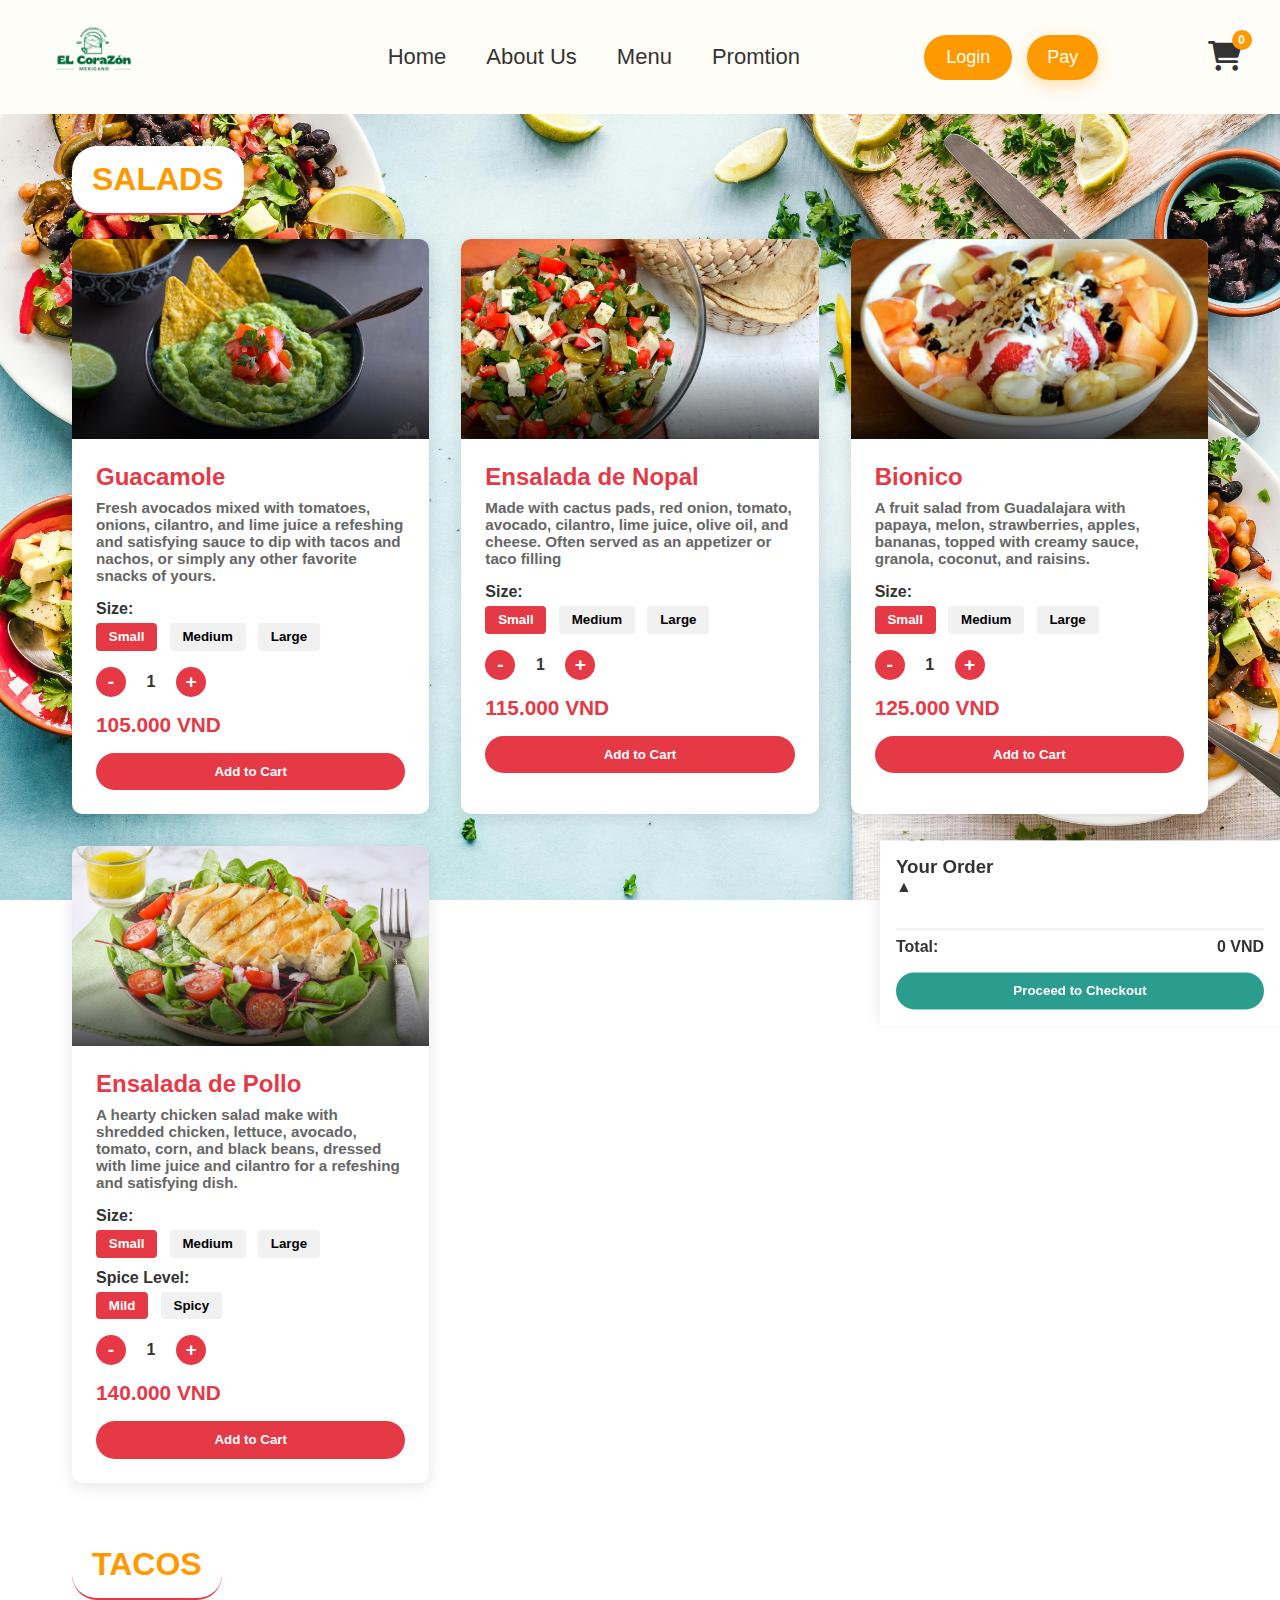
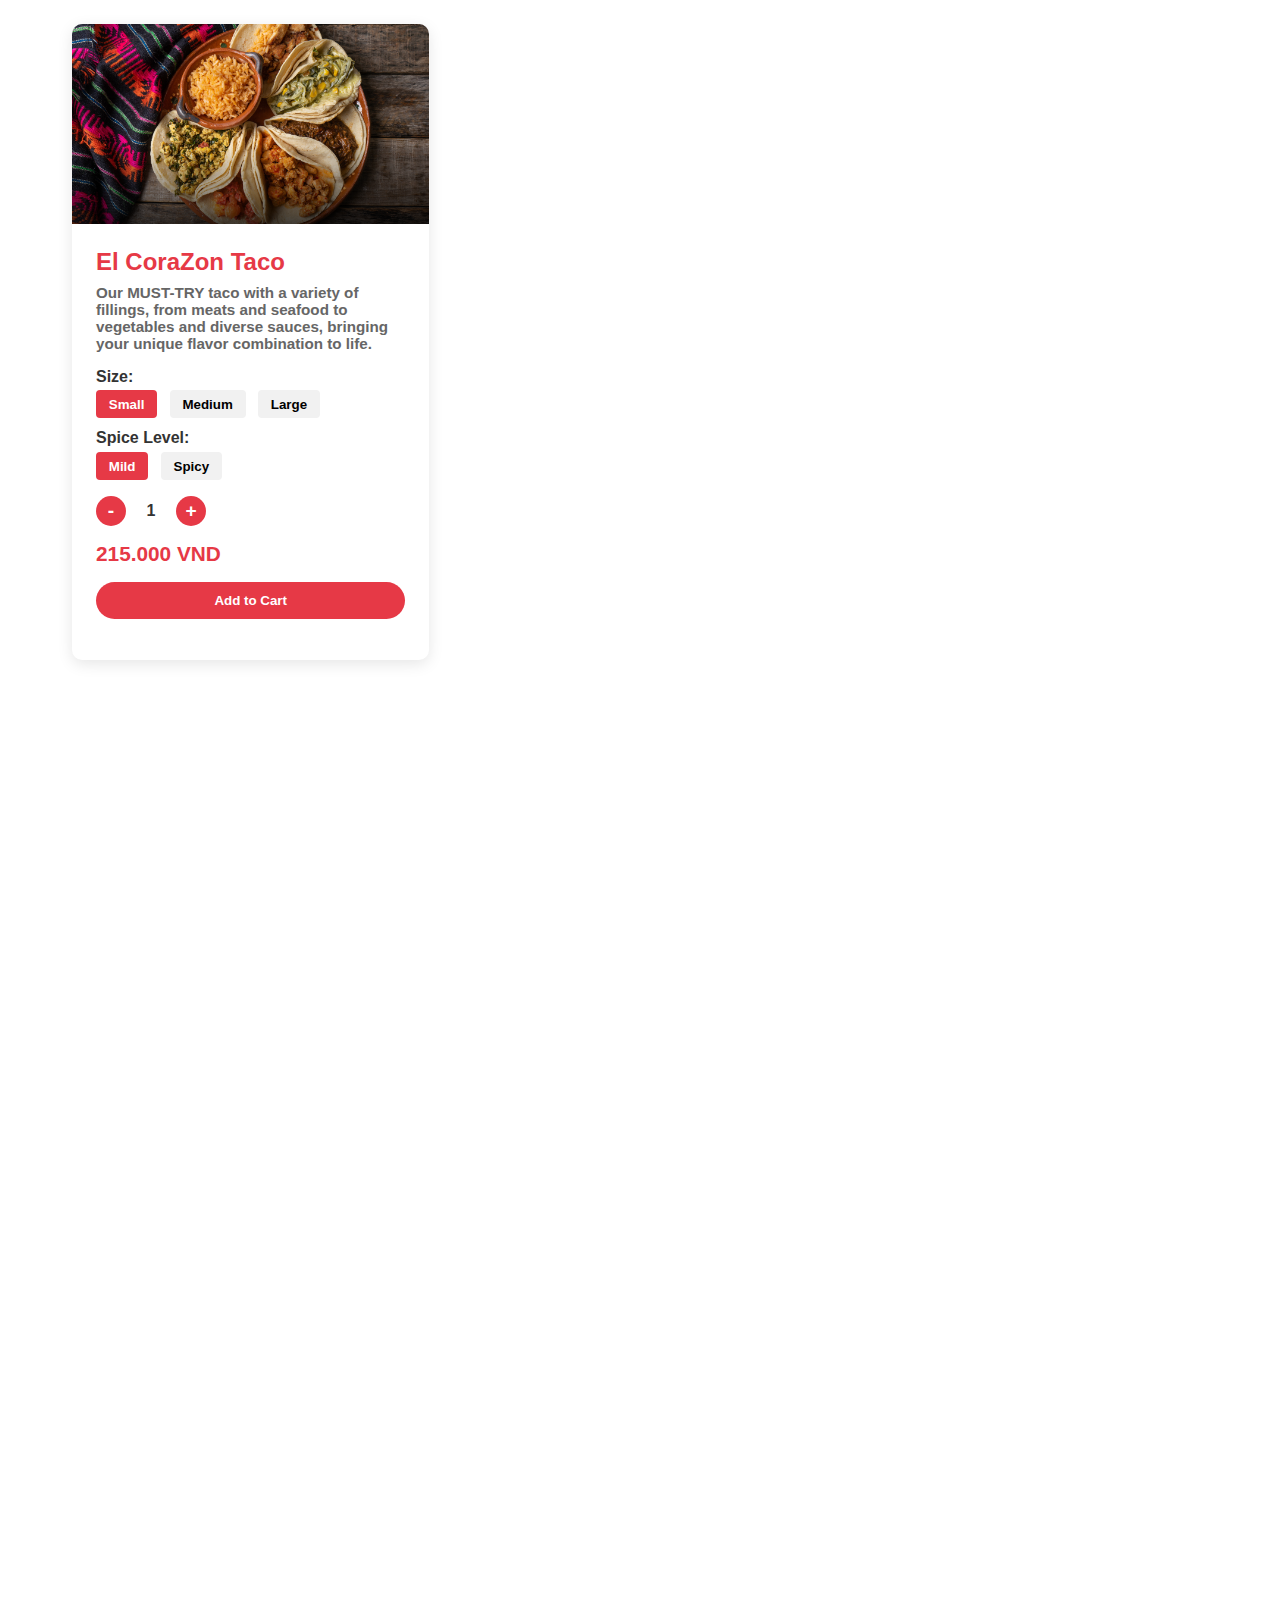
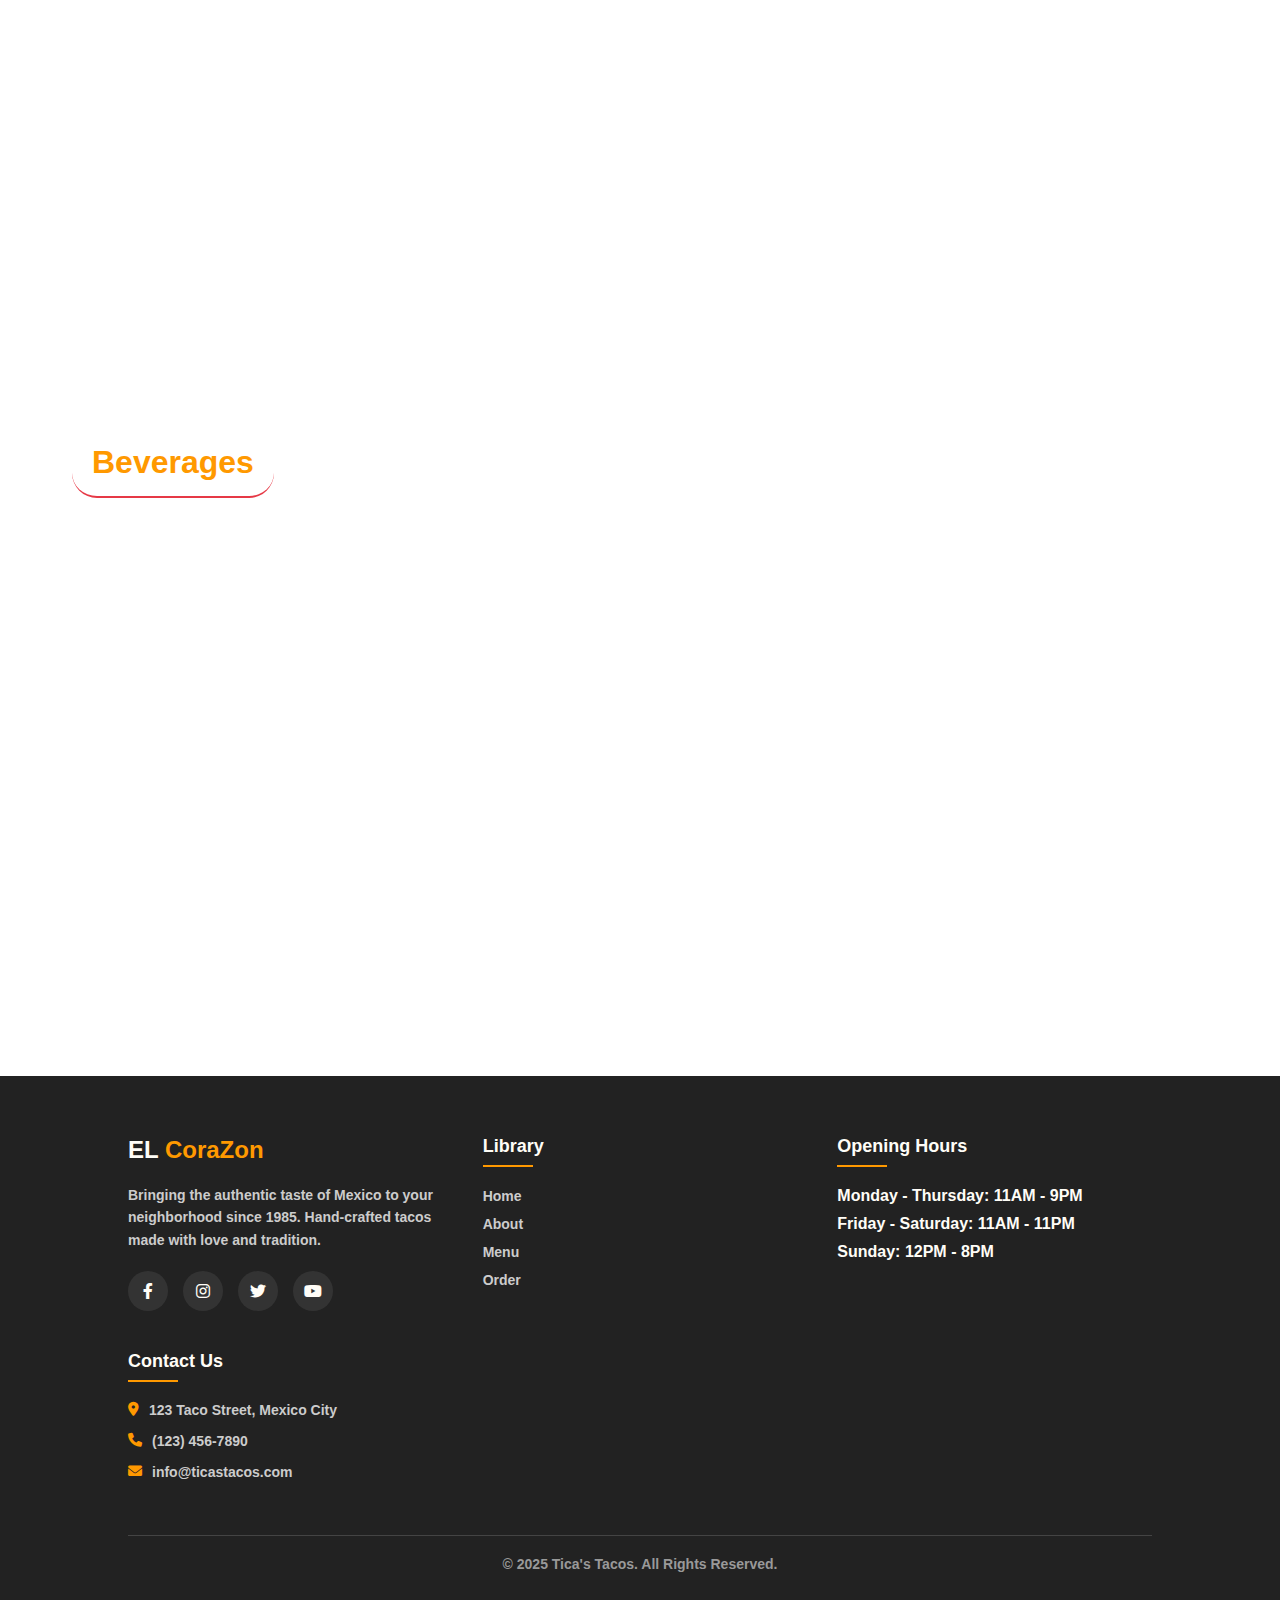
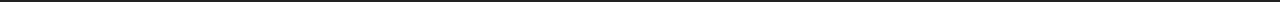
<file: order.html>
<!DOCTYPE html>
<html lang="en">
<head>
    <meta charset="UTF-8">
    <meta name="viewport" content="width=device-width, initial-scale=1.0">
    <title>El CoraZon | Authentic Mexican Restaurant</title>
    <link rel="stylesheet" href="Order.css">
	<link rel="stylesheet" href="Ordermobile.css">
	<link rel="stylesheet" href="https://cdnjs.cloudflare.com/ajax/libs/font-awesome/6.0.0/css/all.min.css">
</head>
<body>
    <!-- Header -->
    <header id="header">
      <div class="logo">
        <img src="Mexicano.png" alt="El CoraZón Mexicano">
    </div>
        <ul class="nav-links">
            <li><a href="index.html" >Home</a></li>
            <li><a href="lichsu.html">About Us</a></li>
            <li><a href="menu.html">Menu</a></li>
            <li><a href="Khuyenmai.html">Promtion</a></li>
            
        </ul>
        <div class="action-buttons">
             <button class="login-btn" onclick="window.location.href='login.html'">Login</button>
            <button class="order-btn" onclick="window.location.href='thanhtoan.html'">Pay</button>

        </div>
		<div class="cart-icon" onclick="window.location.href='order.html'">
    <i class="fas fa-shopping-cart"></i>
    <span class="cart-count">0</span>
</div>

        <div class="menu-toggle">
            <span></span>
            <span></span>
            <span></span>
        </div>
    </header>


    <!-- Menu Section -->
    <section id="menu" class="menu-container">
        <!-- Appetizers -->
        <div class="menu-category animate-on-scroll">
            <h2>SALADS</h2>
            <div class="menu-items">
                <div class="menu-item">
                    <div class="item-image" style="background-image: url('Guacamole.jpg')"></div>
                    <div class="item-info">
                        <h3 class="item-name">Guacamole</h3>
                        <p class="item-description">Fresh avocados mixed with tomatoes, onions, cilantro, and lime juice a refeshing and satisfying sauce to dip with tacos and nachos, or simply any other favorite snacks of yours.</p>
                        <div class="item-options">
                            <div class="size-options">
                                <span class="option-label">Size:</span>
                                <button class="size-btn active" data-size="small" data-price="105000">Small</button>
                                <button class="size-btn" data-size="medium" data-price="115000 ">Medium</button>
                                <button class="size-btn" data-size="large" data-price="125000">Large</button>
                            </div>
                        </div>
                        <div class="item-quantity">
                            <button class="quantity-btn decrease">-</button>
                            <span class="quantity-display">1</span>
                            <button class="quantity-btn increase">+</button>
                        </div>
                        <div class="item-price">105.000 VND</div>
                        <button class="add-to-cart">Add to Cart</button>
                    </div>
                </div>

                <div class="menu-item">
                    <div class="item-image" style="background-image: url('Ensalada.jpg')"></div>
                    <div class="item-info">
                        <h3 class="item-name">Ensalada de Nopal</h3>
                        <p class="item-description">Made with cactus pads, red onion, tomato, avocado, cilantro, lime juice, olive oil, and cheese. Often served as an appetizer or taco filling</p>
                        <div class="item-options">
                            <div class="size-options">
                                <span class="option-label">Size:</span>
                                <button class="size-btn active" data-size="small" data-price="115000">Small</button>
                                <button class="size-btn" data-size="medium" data-price="125000">Medium</button>
                                <button class="size-btn" data-size="large" data-price="135000">Large</button>
                            </div>
                        </div>
                        <div class="item-quantity">
                            <button class="quantity-btn decrease">-</button>
                            <span class="quantity-display">1</span>
                            <button class="quantity-btn increase">+</button>
                        </div>
                        <div class="item-price">115.000 VND</div>
                        <button class="add-to-cart">Add to Cart</button>
                    </div>
                </div>
				
                <div class="menu-item">
                    <div class="item-image" style="background-image: url('Bionico.jpg')"></div>
                    <div class="item-info">
                        <h3 class="item-name">Bionico</h3>
                        <p class="item-description">A fruit salad from Guadalajara with papaya, melon, strawberries, apples, bananas, topped with creamy sauce, granola, coconut, and raisins.</p>
                        <div class="item-options">
                            <div class="size-options">
                                <span class="option-label">Size:</span>
                                <button class="size-btn active" data-size="small" data-price="125000">Small</button>
                                <button class="size-btn" data-size="medium" data-price="135000">Medium</button>
                                <button class="size-btn" data-size="large" data-price="145000">Large</button>
                            </div>
                        </div>
                        <div class="item-quantity">
                            <button class="quantity-btn decrease">-</button>
                            <span class="quantity-display">1</span>
                            <button class="quantity-btn increase">+</button>
                        </div>
                        <div class="item-price">125.000 VND</div>
                        <button class="add-to-cart">Add to Cart</button>
                    </div>
                </div>
				
				<div class="menu-item">
                    <div class="item-image" style="background-image: url('Ensalada pollo.jpg')"></div>
                    <div class="item-info">
                        <h3 class="item-name">Ensalada de Pollo</h3>
                        <p class="item-description">A hearty chicken salad make with shredded chicken, lettuce, avocado, tomato, corn, and black beans, dressed with lime juice and cilantro for a refeshing and satisfying dish.</p>
                        <div class="item-options">
                            <div class="size-options">
                                <span class="option-label">Size:</span>
                                <button class="size-btn active" data-size="small" data-price="140000">Small</button>
                                <button class="size-btn" data-size="medium" data-price="150000">Medium</button>
                                <button class="size-btn" data-size="large" data-price="160000">Large</button>
                            </div>
                            <div class="spice-options">
                                <span class="option-label">Spice Level:</span>
                                <button class="spice-btn active" data-spice="mild">Mild</button>
                                <button class="spice-btn" data-spice="spicy">Spicy</button>
                            </div>
                        </div>
                        <div class="item-quantity">
                            <button class="quantity-btn decrease">-</button>
                            <span class="quantity-display">1</span>
                            <button class="quantity-btn increase">+</button>
                        </div>
                        <div class="item-price">140.000 VND</div>
                        <button class="add-to-cart">Add to Cart</button>
                    </div>
                </div>
            </div>
        </div>

        <!-- TACOS -->
        <div class="menu-category animate-on-scroll">
            <h2>TACOS</h2>
            <div class="menu-items">
                <div class="menu-item">
                    <div class="item-image" style="background-image: url('taco.jpeg')"></div>
                    <div class="item-info">
                        <h3 class="item-name">El CoraZon Taco</h3>
                        <p class="item-description">Our MUST-TRY taco with a variety of fillings, from meats and seafood to vegetables and diverse sauces, bringing your unique flavor combination to life.</p>
                        <div class="item-options">
                            <div class="size-options">
                                <span class="option-label">Size:</span>
                                <button class="size-btn active" data-size="small" data-price="215000">Small </button>
                                <button class="size-btn" data-size="medium" data-price="225000">Medium </button>
                                <button class="size-btn" data-size="large" data-price="235000">Large </button>
                            </div>
                            <div class="spice-options">
                                <span class="option-label">Spice Level:</span>
                                <button class="spice-btn active" data-spice="mild">Mild</button>
                                <button class="spice-btn" data-spice="spicy">Spicy</button>
                            </div>
                        </div>
                        <div class="item-quantity">
                            <button class="quantity-btn decrease">-</button>
                            <span class="quantity-display">1</span>
                            <button class="quantity-btn increase">+</button>
                        </div>
                        <div class="item-price">215.000 VND</div>
                        <button class="add-to-cart">Add to Cart</button>
                    </div>
                </div>

                <div class="menu-item">
                    <div class="item-image" style="background-image: url('taco pollo.jpg')"></div>
                    <div class="item-info">
                        <h3 class="item-name">Pollo</h3>
                        <p class="item-description">Grilled or shredded chicken taco seasoned with herbs and spices, served with onions, shredded cabbage, spicy mayonnaise sauce, cilantro, avocado, and fresh green sauce.</p>
                        <div class="item-options">
                            <div class="size-options">
                                <span class="option-label">Size:</span>
                                <button class="size-btn active" data-size="small" data-price="60000">Small </button>
                                <button class="size-btn" data-size="medium" data-price="70000">Medium </button>
                                <button class="size-btn" data-size="large" data-price="80000">Large </button>
                            </div>
                            <div class="spice-options">
                                <span class="option-label">Spice Level:</span>
                                <button class="spice-btn active" data-spice="mild">Mild</button>
                                <button class="spice-btn" data-spice="spicy">Spicy</button>
                            </div>
                        </div>
                        <div class="item-quantity">
                            <button class="quantity-btn decrease">-</button>
                            <span class="quantity-display">1</span>
                            <button class="quantity-btn increase">+</button>
                        </div>
                        <div class="item-price">60.000 VND</div>
                        <button class="add-to-cart">Add to Cart</button>
                    </div>
                </div>

                <div class="menu-item">
                    <div class="item-image" style="background-image: url('taco pescado.jpg')"></div>
                    <div class="item-info">
                        <h3 class="item-name">Pescado</h3>
                        <p class="item-description">Crispy or grilled fish taco, crunchy on the outside, tender on the inside, paired with shredded cabbage, spicy mayonnaise sauce, and fresh lime.</p>
                        <div class="item-options">
                            <div class="size-options">
                                <span class="option-label">Size:</span>
                                <button class="size-btn active" data-size="small" data-price="68000">Small </button>
                                <button class="size-btn" data-size="medium" data-price="78000">Medium </button>
                                <button class="size-btn" data-size="large" data-price="88000">Large </button>
                            </div>
                            <div class="spice-options">
                                <span class="option-label">Spice Level:</span>
                                <button class="spice-btn active" data-spice="mild">Mild</button>
                                <button class="spice-btn" data-spice="spicy">Spicy</button>
                            </div>
                        </div>
                        <div class="item-quantity">
                            <button class="quantity-btn decrease">-</button>
                            <span class="quantity-display">1</span>
                            <button class="quantity-btn increase">+</button>
                        </div>
                        <div class="item-price">68.000 VND</div>
                        <button class="add-to-cart">Add to Cart</button>
                    </div>
                </div>
				
				<div class="menu-item">
                    <div class="item-image" style="background-image: url('taco el jefe.jpg')"></div>
                    <div class="item-info">
                        <h3 class="item-name">El Jefe</h3>
                        <p class="item-description">A hearty taco with tender, marinated grilled beef, topped with onions, cilantro, and special; salsa, delivering a powerful, rich experience.</p>
                        <div class="item-options">
                            <div class="size-options">
                                <span class="option-label">Size:</span>
                                <button class="size-btn active" data-size="small" data-price="55000">Small </button>
                                <button class="size-btn" data-size="medium" data-price="65000">Medium </button>
                                <button class="size-btn" data-size="large" data-price="75000">Large </button>
                            </div>
                            <div class="spice-options">
                                <span class="option-label">Spice Level:</span>
                                <button class="spice-btn active" data-spice="mild">Mild</button>
                                <button class="spice-btn" data-spice="spicy">Spicy</button>
                            </div>
                        </div>
                        <div class="item-quantity">
                            <button class="quantity-btn decrease">-</button>
                            <span class="quantity-display">1</span>
                            <button class="quantity-btn increase">+</button>
                        </div>
                        <div class="item-price">55.000 VND</div>
                        <button class="add-to-cart">Add to Cart</button>
                    </div>
                </div>
				
				<div class="menu-item">
                    <div class="item-image" style="background-image: url('taco camaron.jpg')"></div>
                    <div class="item-info">
                        <h3 class="item-name">Camarón</h3>
                        <p class="item-description">Fresh shrimp taco, either grilled or fried, topped with smoky chipotle sauce, lettuce, and silced avocado, achieving the perfect balance of sweet and spicy.</p>
                        <div class="item-options">
                            <div class="size-options">
                                <span class="option-label">Size:</span>
                                <button class="size-btn active" data-size="small" data-price="65000">Small </button>
                                <button class="size-btn" data-size="medium" data-price="75000">Medium </button>
                                <button class="size-btn" data-size="large" data-price="85000">Large </button>
                            </div>
                            <div class="spice-options">
                                <span class="option-label">Spice Level:</span>
                                <button class="spice-btn active" data-spice="mild">Mild</button>
                                <button class="spice-btn" data-spice="spicy">Spicy</button>
                            </div>
                        </div>
                        <div class="item-quantity">
                            <button class="quantity-btn decrease">-</button>
                            <span class="quantity-display">1</span>
                            <button class="quantity-btn increase">+</button>
                        </div>
                        <div class="item-price">65.000 VND</div>
                        <button class="add-to-cart">Add to Cart</button>
                    </div>
                </div>
				
				<div class="menu-item">
                    <div class="item-image" style="background-image: url('taco chori.jpg')"></div>
                    <div class="item-info">
                        <h3 class="item-name">Chori con Queso</h3>
                        <p class="item-description">Spicy Chorizo sausage taco combined with melted cheese, sauteed onions, smoky chipotle sauce, lettuce, and silced avocado and cilantro, offering a rich, indulgent flavor.</p>
                        <div class="item-options">
                            <div class="size-options">
                                <span class="option-label">Size:</span>
                                <button class="size-btn active" data-size="small" data-price="70000">Small </button>
                                <button class="size-btn" data-size="medium" data-price="80000">Medium </button>
                                <button class="size-btn" data-size="large" data-price="90000">Large </button>
                            </div>
                            <div class="spice-options">
                                <span class="option-label">Spice Level:</span>
                                <button class="spice-btn active" data-spice="mild">Mild</button>
                                <button class="spice-btn" data-spice="spicy">Spicy</button>
                            </div>
                        </div>
                        <div class="item-quantity">
                            <button class="quantity-btn decrease">-</button>
                            <span class="quantity-display">1</span>
                            <button class="quantity-btn increase">+</button>
                        </div>
                        <div class="item-price">70.000 VND</div>
                        <button class="add-to-cart">Add to Cart</button>
                    </div>
                </div>
				
				<div class="menu-item">
                    <div class="item-image" style="background-image: url('taco carnitas.jpg')"></div>
                    <div class="item-info">
                        <h3 class="item-name">Carnitas</h3>
                        <p class="item-description">Slow-cooked pork taco, tender and juicy, lightly fried for a crispy outside, served with onions, cilantro, and salsa.</p>
                        <div class="item-options">
                            <div class="size-options">
                                <span class="option-label">Size:</span>
                                <button class="size-btn active" data-size="small" data-price="55000">Small </button>
                                <button class="size-btn" data-size="medium" data-price="65000">Medium </button>
                                <button class="size-btn" data-size="large" data-price="75000">Large </button>
                            </div>
                            <div class="spice-options">
                                <span class="option-label">Spice Level:</span>
                                <button class="spice-btn active" data-spice="mild">Mild</button>
                                <button class="spice-btn" data-spice="spicy">Spicy</button>
                            </div>
                        </div>
                        <div class="item-quantity">
                            <button class="quantity-btn decrease">-</button>
                            <span class="quantity-display">1</span>
                            <button class="quantity-btn increase">+</button>
                        </div>
                        <div class="item-price">55.000 VND</div>
                        <button class="add-to-cart">Add to Cart</button>
                    </div>
                </div>
				
				<div class="menu-item">
                    <div class="item-image" style="background-image: url('taco birria.jpg')"></div>
                    <div class="item-info">
                        <h3 class="item-name">Birria de Borrego</h3>
                        <p class="item-description">Lamp taco braised in a spicy, aromatic broth, served with chopped onions, cilantro, and flavorful dipping sauce.</p>
                        <div class="item-options">
                            <div class="size-options">
                                <span class="option-label">Size:</span>
                                <button class="size-btn active" data-size="small" data-price="65000">Small </button>
                                <button class="size-btn" data-size="medium" data-price="75000">Medium </button>
                                <button class="size-btn" data-size="large" data-price="85000">Large </button>
                            </div>
                            <div class="spice-options">
                                <span class="option-label">Spice Level:</span>
                                <button class="spice-btn active" data-spice="mild">Mild</button>
                                <button class="spice-btn" data-spice="spicy">Spicy</button>
                            </div>
                        </div>
                        <div class="item-quantity">
                            <button class="quantity-btn decrease">-</button>
                            <span class="quantity-display">1</span>
                            <button class="quantity-btn increase">+</button>
                        </div>
                        <div class="item-price">65.000 VND</div>
                        <button class="add-to-cart">Add to Cart</button>
                    </div>
                </div>
				
				<div class="menu-item">
                    <div class="item-image" style="background-image: url('taco barbacoa.jpg')"></div>
                    <div class="item-info">
                        <h3 class="item-name">Barbacoa</h3>
                        <p class="item-description">Slow-cooked beef taco, simmered with banana leaves, spices, and chiles, resulting in a fragrant, rich, and traditional taste.</p>
                        <div class="item-options">
                            <div class="size-options">
                                <span class="option-label">Size:</span>
                                <button class="size-btn active" data-size="small" data-price="60000">Small </button>
                                <button class="size-btn" data-size="medium" data-price="70000">Medium </button>
                                <button class="size-btn" data-size="large" data-price="80000">Large </button>
                            </div>
                            <div class="spice-options">
                                <span class="option-label">Spice Level:</span>
                                <button class="spice-btn active" data-spice="mild">Mild</button>
                                <button class="spice-btn" data-spice="spicy">Spicy</button>
                            </div>
                        </div>
                        <div class="item-quantity">
                            <button class="quantity-btn decrease">-</button>
                            <span class="quantity-display">1</span>
                            <button class="quantity-btn increase">+</button>
                        </div>
                        <div class="item-price">60.000 VND</div>
                        <button class="add-to-cart">Add to Cart</button>
                    </div>
                </div>
            </div>
        </div>

      

        <!-- Beverages -->
        <div class="menu-category animate-on-scroll">
            <h2>Beverages</h2>
            <div class="menu-items">
                <div class="menu-item">
                    <div class="item-image" style="background-image: url('saratoga.jpg')"></div>
                    <div class="item-info">
                        <h3 class="item-name">Bottled water</h3>
                        
                        <div class="item-options">
                            <div class="size-options">
                                <span class="option-label">Size:</span>
                                <button class="size-btn active" data-size="small" data-price="20000">Normal size</button>
                                
                            </div>
                        </div>
                        <div class="item-quantity">
                            <button class="quantity-btn decrease">-</button>
                            <span class="quantity-display">1</span>
                            <button class="quantity-btn increase">+</button>
                        </div>
                        <div class="item-price">20.000 VND</div>
                        <button class="add-to-cart">Add to Cart</button>
                    </div>
                </div>

      

                <div class="menu-item">
                    <div class="item-image" style="background-image: url('coca.jpg')"></div>
                    <div class="item-info">
                        <h3 class="item-name">Coca-Cola</h3>
                        
                        <div class="item-options">
                            <div class="size-options">
                                <span class="option-label">Size:</span>
                                <button class="size-btn active" data-size="small" data-price="25000">Regular</button>
                                
                            </div>
                        </div>
                        <div class="item-quantity">
                            <button class="quantity-btn decrease">-</button>
                            <span class="quantity-display">1</span>
                            <button class="quantity-btn increase">+</button>
                        </div>
                        <div class="item-price">25.000 VND</div>
                        <button class="add-to-cart">Add to Cart</button>
                    </div>
                </div>
            </div>
        </div>
    </section>

    <!-- Cart Container - Moved outside the menu section -->
    <div class="cart-container">
        <div class="cart-header">
            <h3>Your Order</h3>
            <span class="toggle-cart">▲</span>
        </div>
        <div class="cart-items">
            <!-- Cart items will be added here dynamically -->
        </div>
        <div class="cart-summary">
            <span>Total:</span>
            <span class="cart-total">0 VND</span>
        </div>
        <button class="checkout-btn">Proceed to Checkout</button>

<script>
    document.addEventListener('DOMContentLoaded', function() {
        const checkoutBtn = document.querySelector('.checkout-btn');
        checkoutBtn.addEventListener('click', function() {
            const total = document.querySelector('.cart-total').textContent; // Lấy tổng tiền từ giỏ hàng
            window.location.href = `thanhtoan.html?total=${encodeURIComponent(total)}`; // Chuyển sang trang thanh toán với tổng tiền
        });
    });
</script>


    </div>
		
    <!-- Footer - Moved outside the menu section -->
  <footer>
  <div class="footer-content">
    <div class="footer-info">
      <div class="footer-logo">EL <span>CoraZon</span></div>
      <p class="footer-desc">Bringing the authentic taste of Mexico to your neighborhood since 1985. Hand-crafted tacos made with love and tradition.</p>
      <div class="social-links">
        <a href="https://www.facebook.com/tacobell"><i class="fab fa-facebook-f"></i></a>
        <a href="https://www.instagram.com/tacobell/"><i class="fab fa-instagram"></i></a>
        <a href="https://x.com/tacobell"><i class="fab fa-twitter"></i></a>
        <a href="https://www.youtube.com/@TacoBell"><i class="fab fa-youtube"></i></a>
      </div>
    </div>
    <div class="footer-links-container">
      <h3 class="footer-heading">Library</h3>
      <ul class="footer-links">
        <li><a href="index.html">Home</a></li>
        <li><a href="lichsu.html">About</a></li>
        <li><a href="menu.html">Menu</a></li>
        <li><a href="Order.html">Order</a></li>
      </ul>
    </div>
    <div class="footer-links-container">
      <h3 class="footer-heading">Opening Hours</h3>
      <ul class="footer-links">
        <li>Monday - Thursday: 11AM - 9PM</li>
        <li>Friday - Saturday: 11AM - 11PM</li>
        <li>Sunday: 12PM - 8PM</li>
      </ul>
    </div>
    <div class="footer-links-container">
      <h3 class="footer-heading">Contact Us</h3>
      <ul class="contact-info">
        <li><i class="fas fa-map-marker-alt"></i> 123 Taco Street, Mexico City</li>
        <li><i class="fas fa-phone"></i> (123) 456-7890</li>
        <li><i class="fas fa-envelope"></i> info@ticastacos.com</li>
      </ul>
    </div>
  </div>
  <div class="footer-bottom">
    <p>&copy; 2025 Tica's Tacos. All Rights Reserved.</p>
  </div>
</footer>


    <script>
	document.addEventListener('DOMContentLoaded', function() {
        initializeCart();
        initializeSizeAndSpiceButtons();
        initializeQuantityButtons();
        initializeScrollAnimation();
        
        // Thêm vào hàm này để xử lý khi nhấn nút "Proceed to Checkout"
        const checkoutBtn = document.querySelector('.checkout-btn');
        checkoutBtn.addEventListener('click', function() {
            const total = document.querySelector('.cart-total').textContent; // Lấy tổng tiền từ giỏ hàng
            window.location.href = `thanhtoan.html?total=${encodeURIComponent(total)}`; // Chuyển sang trang thanh toán và truyền tổng tiền
        });
    });
	
        // JavaScript for interactive elements
        document.addEventListener('DOMContentLoaded', function() {
    // Original functionality preserved
    initializeCart();
    initializeSizeAndSpiceButtons();
    initializeQuantityButtons();
    initializeScrollAnimation();
    
    // Add new enhanced animations and effects
    addHoverEffects();
    addParallaxEffect();
    addFoodParticleEffects();
    enhanceMenuItemsAppearance();
    addHeroSectionAnimations();
});

// Cart functionality
function initializeCart() {
    const addToCartButtons = document.querySelectorAll('.add-to-cart');
    const cartItems = document.querySelector('.cart-items');
    const cartTotal = document.querySelector('.cart-total');
    const cartHeader = document.querySelector('.cart-header');
    const cartContainer = document.querySelector('.cart-container');
    const checkoutBtn = document.querySelector('.checkout-btn');

    let cart = [];

    addToCartButtons.forEach(button => {
        button.addEventListener('click', function() {
            const itemInfo = this.closest('.item-info');
            const menuItem = this.closest('.menu-item');
            
            // Create a copy of the menu item that flies to the cart
            createFlyingElement(menuItem, cartContainer);
            
            const name = itemInfo.querySelector('.item-name').textContent;
            const price = parseFloat(itemInfo.querySelector('.item-price').textContent.replace('$', ''));
            const quantity = parseInt(itemInfo.querySelector('.quantity-display').textContent);
            const size = itemInfo.querySelector('.size-btn.active').textContent;
            const spice = itemInfo.querySelector('.spice-btn.active')?.textContent || 'N/A';
            
            const item = {
                name,
                price,
                quantity,
                size,
                spice,
                total: price * quantity
            };
            
            cart.push(item);
            updateCart();
            
            // Show cart with bounce animation
            cartContainer.classList.add('expanded');
            cartContainer.style.animation = 'cartBounce 0.5s ease';
            setTimeout(() => {
                cartContainer.style.animation = '';
            }, 500);
        });
    });

    cartHeader.addEventListener('click', function() {
        cartContainer.classList.toggle('expanded');
    });

    // Add confetti effect to checkout button
    checkoutBtn.addEventListener('click', function() {
        createConfettiEffect();
        alert('Thank you for your order!');
    });

    function updateCart() {
        cartItems.innerHTML = '';
        let total = 0;
        
        cart.forEach((item, index) => {
            const cartItem = document.createElement('div');
            cartItem.classList.add('cart-item');
            cartItem.style.animationDelay = `${index * 0.1}s`;
            cartItem.innerHTML = `
                <div class="cart-item-name">${item.quantity}x ${item.name} (${item.size}, ${item.spice})</div>
                <div class="cart-item-price">$${(item.total).toFixed(2)}</div>
                <button class="remove-item" data-index="${index}">✕</button>
            `;
            cartItems.appendChild(cartItem);
            total += item.total;
        });
        
        cartTotal.textContent = '$' + total.toFixed(2);
        
        // Add fade-in-count-up animation to the total
        animateNumbers(cartTotal, total);
        
        // Add event listeners to remove buttons
        document.querySelectorAll('.remove-item').forEach(button => {
            button.addEventListener('click', function(e) {
                e.stopPropagation();
                const index = parseInt(this.dataset.index);
                
                // Animate the item being removed
                const itemToRemove = this.closest('.cart-item');
                itemToRemove.style.animation = 'removeItem 0.3s forwards';
                
                setTimeout(() => {
                    cart.splice(index, 1);
                    updateCart();
                }, 300);
            });
        });
    }
}

// Animation for flying elements to cart
function createFlyingElement(sourceElement, targetElement) {
    const rect = sourceElement.getBoundingClientRect();
    const targetRect = targetElement.getBoundingClientRect();
    
    const flyingEl = document.createElement('div');
    flyingEl.style.position = 'fixed';
    flyingEl.style.width = '30px';
    flyingEl.style.height = '30px';
    flyingEl.style.backgroundColor = '#e63946';
    flyingEl.style.borderRadius = '50%';
    flyingEl.style.zIndex = '1000';
    flyingEl.style.top = `${rect.top + rect.height/2}px`;
    flyingEl.style.left = `${rect.left + rect.width/2}px`;
    flyingEl.style.opacity = '0.8';
    
    document.body.appendChild(flyingEl);
    
    const startTime = performance.now();
    const duration = 800;
    
    function animate(currentTime) {
        const elapsed = currentTime - startTime;
        const progress = Math.min(elapsed / duration, 1);
        
        // Bezier curve path for more natural movement
        const easeOutQuad = t => t * (2 - t);
        const easeInOutQuad = t => t < 0.5 ? 2 * t * t : -1 + (4 - 2 * t) * t;
        
        const curvedProgress = easeInOutQuad(progress);
        
        // Calculate position with arc
        const x = rect.left + (targetRect.right - 50 - rect.left) * curvedProgress;
        const yOffset = Math.sin(curvedProgress * Math.PI) * 100;
        const y = rect.top + (targetRect.top - rect.top) * curvedProgress - yOffset;
        
        // Update position and scale
        flyingEl.style.transform = `translate(${x - rect.left}px, ${y - rect.top}px) scale(${1 - 0.5 * progress})`;
        flyingEl.style.opacity = `${1 - progress * 0.5}`;
        
        if (progress < 1) {
            requestAnimationFrame(animate);
        } else {
            document.body.removeChild(flyingEl);
            // Make the cart bounce
            targetElement.classList.add('bounce');
            setTimeout(() => targetElement.classList.remove('bounce'), 300);
        }
    }
    
    requestAnimationFrame(animate);
}

// Size and spice button functionality
function initializeSizeAndSpiceButtons() {
    const sizeButtons = document.querySelectorAll('.size-btn');
    const spiceButtons = document.querySelectorAll('.spice-btn');
    
    sizeButtons.forEach(button => {
        button.addEventListener('click', function() {
            const parent = this.closest('.size-options');
            parent.querySelectorAll('.size-btn').forEach(btn => btn.classList.remove('active'));
            this.classList.add('active');
            updateItemPrice(this);
            
            // Add ripple effect
            createRippleEffect(this);
        });
    });
    
    spiceButtons.forEach(button => {
        button.addEventListener('click', function() {
            const parent = this.closest('.spice-options');
            parent.querySelectorAll('.spice-btn').forEach(btn => btn.classList.remove('active'));
            this.classList.add('active');
            
            // Add ripple effect
            createRippleEffect(this);
            
            // Add chili animation if spicy is selected
            if (this.dataset.spice === 'spicy') {
                const menuItem = this.closest('.menu-item');
                showChiliEffect(menuItem);
            }
        });
    });
    
    function updateItemPrice(sizeButton) {
        const price = sizeButton.dataset.price;
        const itemInfo = sizeButton.closest('.item-info');
        const priceDisplay = itemInfo.querySelector('.item-price');
        
        // Animate price change
        animateNumbers(priceDisplay, price);
    }
}

// Create ripple effect for buttons
function createRippleEffect(button) {
    const ripple = document.createElement('span');
    ripple.classList.add('ripple');
    button.appendChild(ripple);
    
    const diameter = Math.max(button.clientWidth, button.clientHeight);
    
    ripple.style.width = ripple.style.height = `${diameter}px`;
    ripple.style.left = `${-diameter/2 + button.offsetWidth/2}px`;
    ripple.style.top = `${-diameter/2 + button.offsetHeight/2}px`;
    
    setTimeout(() => {
        ripple.remove();
    }, 600);
}

// Add spicy animation effect
function showChiliEffect(menuItem) {
    for (let i = 0; i < 3; i++) {
        const chili = document.createElement('span');
        chili.innerHTML = '🌶️';
        chili.classList.add('floating-chili');
        chili.style.left = `${Math.random() * 80 + 10}%`;
        chili.style.animationDelay = `${i * 0.2}s`;
        
        menuItem.appendChild(chili);
        
        setTimeout(() => {
            chili.remove();
        }, 2000);
    }
}

// Animated number counting
function animateNumbers(element, finalValue) {
    const startValue = parseFloat(element.textContent.replace(/[^0-9.-]+/g, '')) || 0;
    const duration = 500; // ms
    const startTime = performance.now();
    
    function updateNumber(currentTime) {
        const elapsed = currentTime - startTime;
        const progress = Math.min(elapsed / duration, 1);
        
        // Use easing function for smoother animation
        const easedProgress = 1 - Math.pow(1 - progress, 3); // Cubic ease out
        
        const currentValue = startValue + (finalValue - startValue) * easedProgress;
        
        // Check if we're animating a price
        if (element.textContent.includes('$')) {
            element.textContent = '$' + currentValue.toFixed(2);
        } else {
            element.textContent = currentValue.toFixed(0);
        }
        
        if (progress < 1) {
            requestAnimationFrame(updateNumber);
        }
    }
    
    requestAnimationFrame(updateNumber);
}

// Initialize quantity buttons
function initializeQuantityButtons() {
    const decreaseButtons = document.querySelectorAll('.decrease');
    const increaseButtons = document.querySelectorAll('.increase');
    
    decreaseButtons.forEach(button => {
        button.addEventListener('click', function() {
            const display = this.nextElementSibling;
            let quantity = parseInt(display.textContent);
            if (quantity > 1) {
                quantity--;
                animateNumbers(display, quantity);
                
                // Add button press animation
                this.classList.add('pressed');
                setTimeout(() => this.classList.remove('pressed'), 200);
            }
        });
    });
    
    increaseButtons.forEach(button => {
        button.addEventListener('click', function() {
            const display = this.previousElementSibling;
            let quantity = parseInt(display.textContent);
            quantity++;
            animateNumbers(display, quantity);
            
            // Add button press animation
            this.classList.add('pressed');
            setTimeout(() => this.classList.remove('pressed'), 200);
        });
    });
}

// Scroll animation
function initializeScrollAnimation() {
    function checkScroll() {
        const elements = document.querySelectorAll('.animate-on-scroll');
        elements.forEach((element, index) => {
            const position = element.getBoundingClientRect();
            // Stagger the animations based on index
            if(position.top < window.innerHeight * 0.9) {
                setTimeout(() => {
                    element.classList.add('visible');
                }, index * 100);
            }
        });
    }
    
    window.addEventListener('scroll', checkScroll);
    checkScroll(); // Check on load
}

// Add hover effects for menu items
function addHoverEffects() {
    const menuItems = document.querySelectorAll('.menu-item');
    
    menuItems.forEach(item => {
        // Create and append a shine overlay
        const shineOverlay = document.createElement('div');
        shineOverlay.classList.add('shine-overlay');
        item.appendChild(shineOverlay);
        
        item.addEventListener('mouseenter', function() {
            // Trigger animation for the name
            const itemName = this.querySelector('.item-name');
            itemName.style.animation = 'textGlow 1s ease infinite alternate';
            
            // Show a subtle glow around the item
            this.style.boxShadow = '0 10px 25px rgba(230, 57, 70, 0.3), 0 0 15px rgba(230, 57, 70, 0.2)';
            
            // Animate the shine overlay
            shineOverlay.style.opacity = '1';
            shineOverlay.style.animation = 'shimmerEffect 1.2s ease-in-out';
        });
        
        item.addEventListener('mouseleave', function() {
            // Reset animations
            const itemName = this.querySelector('.item-name');
            itemName.style.animation = '';
            
            // Reset the glow
            this.style.boxShadow = '';
            
            // Reset shine overlay
            shineOverlay.style.opacity = '0';
            shineOverlay.style.animation = '';
        });
    });
}

// Add parallax effect to hero section
function addParallaxEffect() {
    const hero = document.querySelector('.hero');
    
    window.addEventListener('scroll', function() {
        const scrollPosition = window.scrollY;
        
        if (scrollPosition < window.innerHeight) {
            // Move background at a different rate than the foreground
            hero.style.backgroundPositionY = `${scrollPosition * 0.5}px`;
            
            // Adjust text elements
            const title = hero.querySelector('h1');
            const desc = hero.querySelector('p');
            const btn = hero.querySelector('.btn');
            
            title.style.transform = `translateY(${scrollPosition * 0.2}px)`;
            desc.style.transform = `translateY(${scrollPosition * 0.15}px)`;
            btn.style.transform = `translateY(${scrollPosition * 0.1}px)`;
        }
    });
}

// Add food particle effects
function addFoodParticleEffects() {
    // Create floating food emojis that appear occasionally
    const foodEmojis = ['🌮', '🌯', '🍹', '🌶️', '🍚', '🥑'];
    const container = document.querySelector('.menu-container');
    
    // Create food particles at random intervals
    setInterval(() => {
        if (Math.random() > 0.7 && document.visibilityState === 'visible') {
            createFoodParticle();
        }
    }, 2000);
    
    function createFoodParticle() {
        const emoji = foodEmojis[Math.floor(Math.random() * foodEmojis.length)];
        const particle = document.createElement('div');
        
        particle.textContent = emoji;
        particle.className = 'food-particle';
        particle.style.left = `${Math.random() * 90 + 5}%`;
        particle.style.fontSize = `${Math.random() * 20 + 15}px`;
        particle.style.opacity = '0';
        
        container.appendChild(particle);
        
        // Trigger animation after a small delay to ensure opacity transition works
        setTimeout(() => {
            particle.style.opacity = '0.8';
            particle.style.transform = `translateY(-${Math.random() * 150 + 100}px) rotate(${Math.random() * 360}deg)`;
        }, 10);
        
        // Remove particle after animation completes
        setTimeout(() => {
            particle.style.opacity = '0';
            setTimeout(() => particle.remove(), 1000);
        }, 3000);
    }
}

// Enhanced menu items appearance
function enhanceMenuItemsAppearance() {
    const menuItems = document.querySelectorAll('.menu-item');
    
    menuItems.forEach((item, index) => {
        // Reset the initial animation
        item.style.opacity = '0';
        item.style.transform = 'translateY(50px)';
        
        // Add staggered entrance with a more complex animation
        setTimeout(() => {
            item.style.transition = 'all 0.6s cubic-bezier(0.175, 0.885, 0.32, 1.275)';
            item.style.opacity = '1';
            item.style.transform = 'translateY(0)';
        }, 100 + index * 150);
    });
}

// Add hero section animations
function addHeroSectionAnimations() {
    const hero = document.querySelector('.hero');
    const btn = hero.querySelector('.btn');
    
    // Add a shine effect to the button
    btn.addEventListener('mouseenter', function() {
        this.style.animation = 'pulse 1s infinite, sheen 3s infinite';
        this.style.transform = 'scale(1.05)';
    });
    
    btn.addEventListener('mouseleave', function() {
        this.style.animation = 'pulse 2s infinite';
        this.style.transform = 'scale(1)';
    });
}

// Confetti effect for checkout button
function createConfettiEffect() {
    const colors = ['#e63946', '#f1faee', '#a8dadc', '#457b9d', '#1d3557'];
    const confettiContainer = document.createElement('div');
    confettiContainer.className = 'confetti-container';
    document.body.appendChild(confettiContainer);
    
    for (let i = 0; i < 100; i++) {
        const confetti = document.createElement('div');
        confetti.className = 'confetti';
        confetti.style.backgroundColor = colors[Math.floor(Math.random() * colors.length)];
        confetti.style.left = `${Math.random() * 100}%`;
        confetti.style.top = `${Math.random() * 20 + 80}%`;
        confetti.style.transform = `rotate(${Math.random() * 360}deg)`;
        confetti.style.width = `${Math.random() * 10 + 5}px`;
        confetti.style.height = `${Math.random() * 5 + 5}px`;
        confetti.style.animationDuration = `${Math.random() * 2 + 1}s`;
        confetti.style.animationDelay = `${Math.random() * 0.5}s`;
        
        confettiContainer.appendChild(confetti);
    }
    
    setTimeout(() => {
        confettiContainer.remove();
    }, 3000);
}

		
    </script>
</body>
</html>
</file>
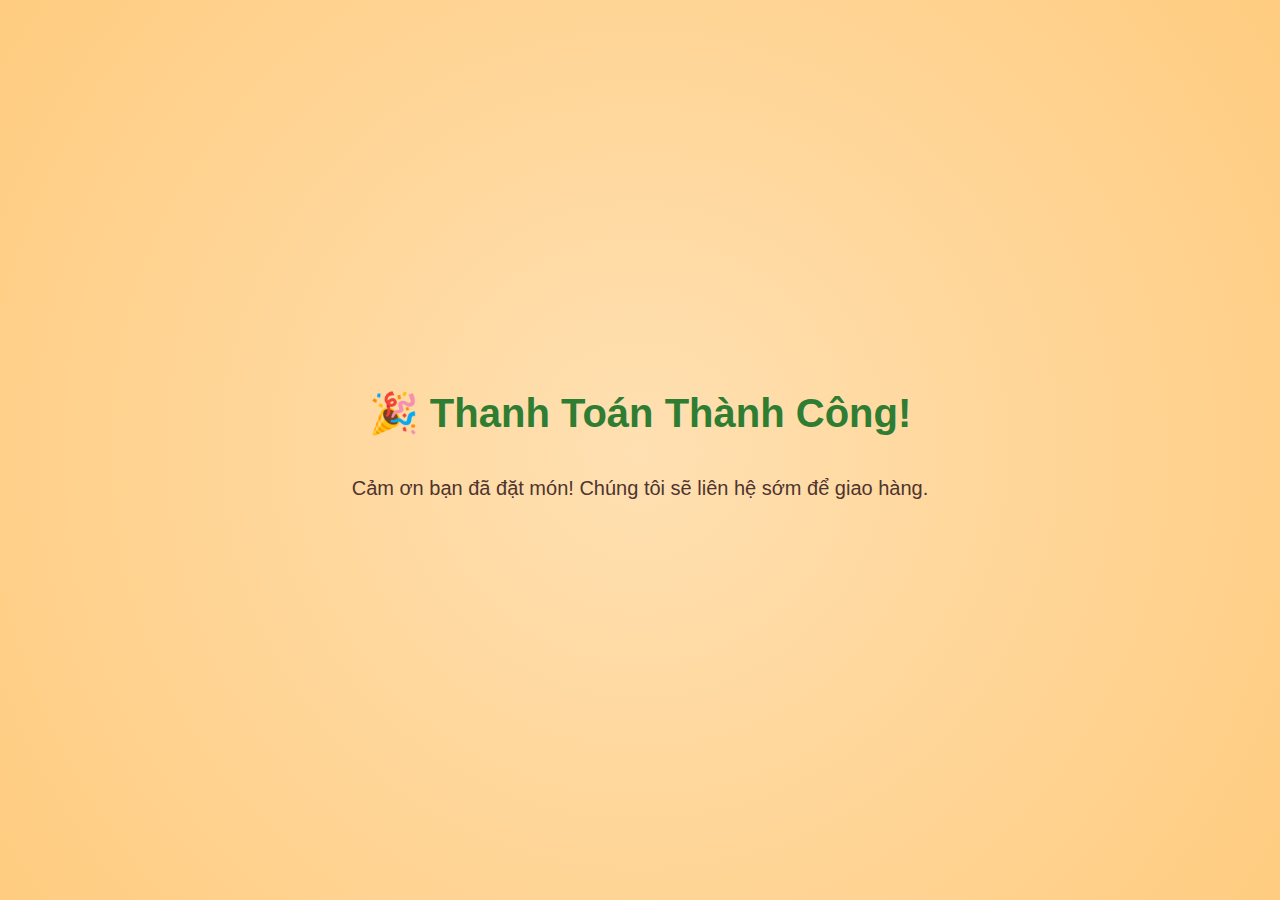
<file: success.html>
<!DOCTYPE html>
<html lang="en">
<head>
  <meta charset="UTF-8" />
  <meta name="viewport" content="width=device-width, initial-scale=1.0"/>
  <title>Success</title>
  <link rel="stylesheet" href="thanhtoan1.css" />
</head>
<body>
  <div class="success-container">
    <h1>🎉 Thanh Toán Thành Công!</h1>
    <p>Cảm ơn bạn đã đặt món! Chúng tôi sẽ liên hệ sớm để giao hàng.</p>
  </div>
</body>
</html>
</file>
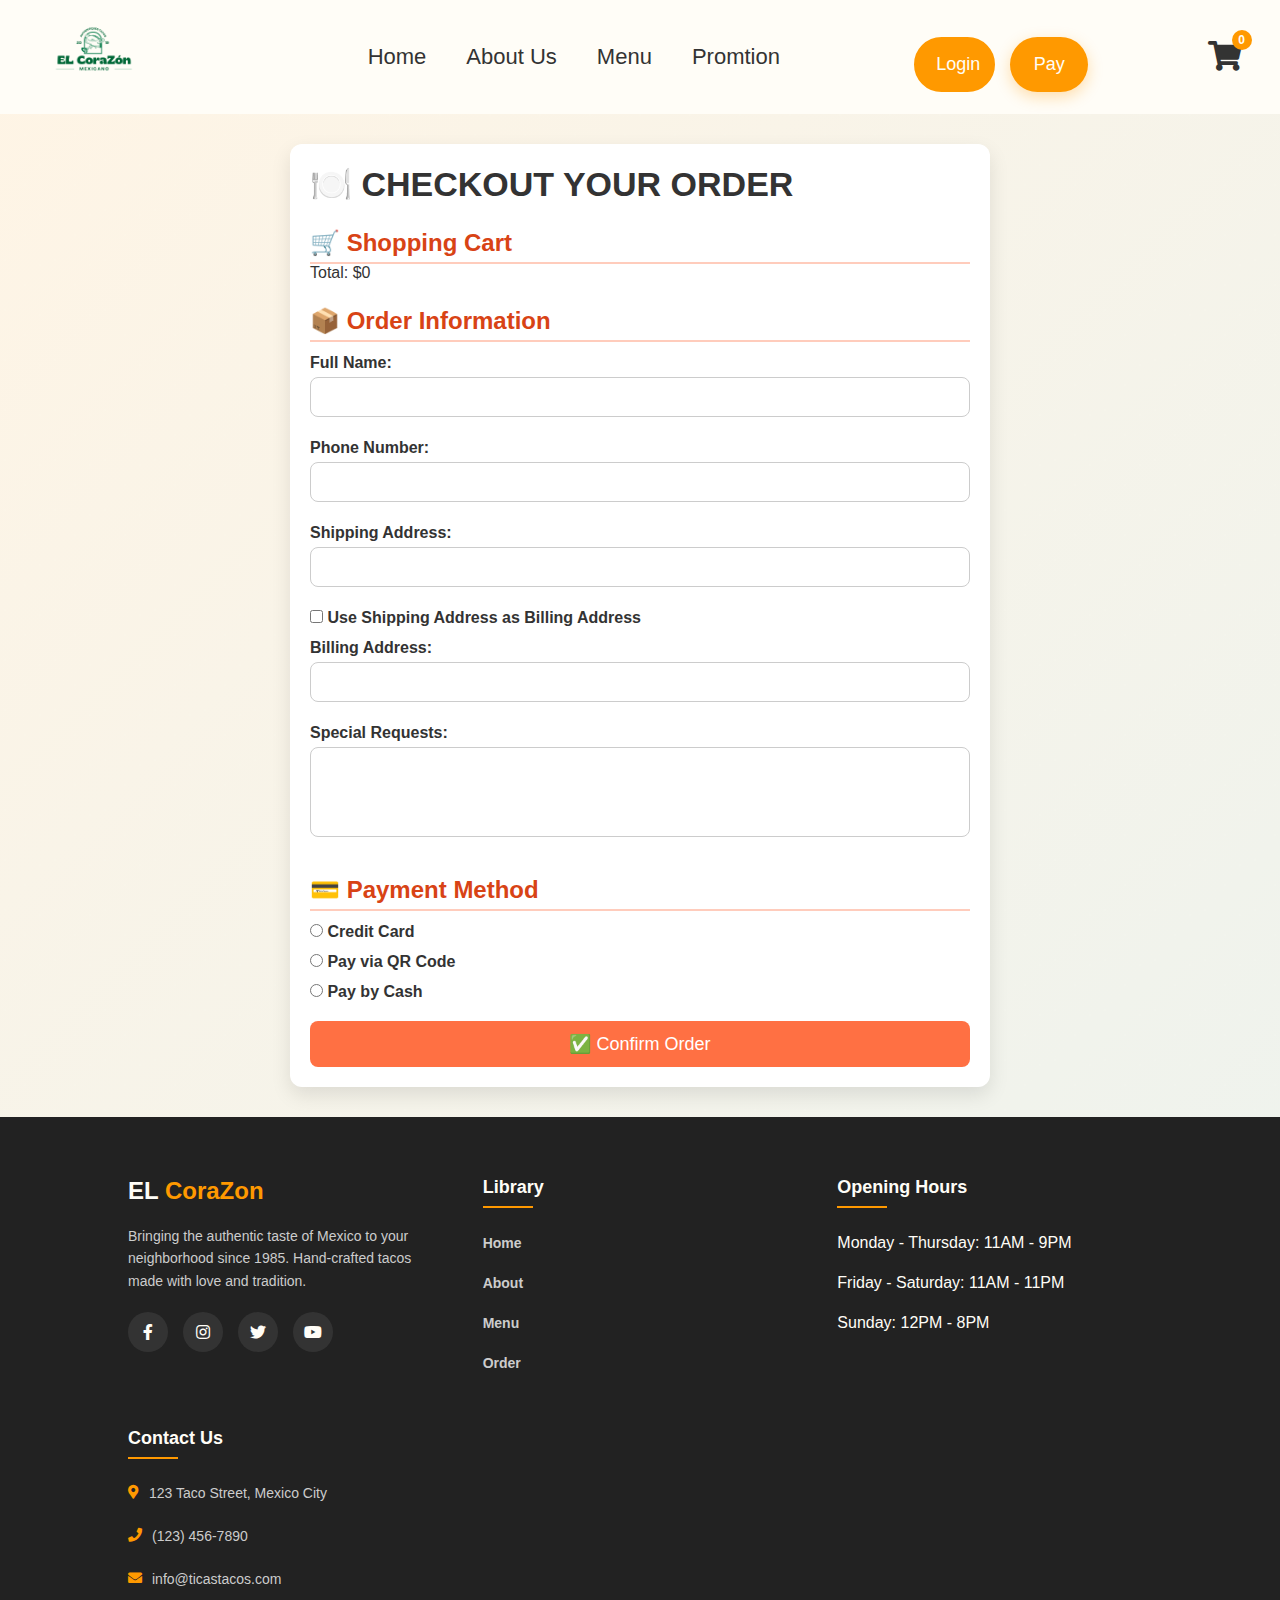
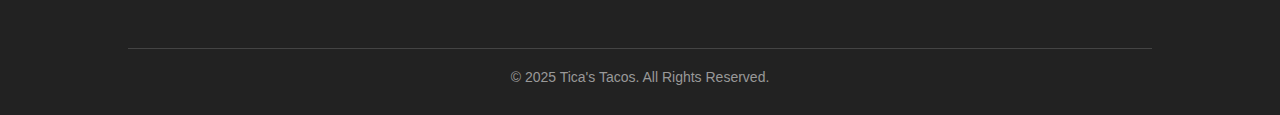
<file: thanhtoan.html>
<!DOCTYPE html>
<html lang="en">
<head>
  <meta charset="UTF-8" />
  <meta name="viewport" content="width=device-width, initial-scale=1.0"/>
  <title>Mexican Food Order</title>
  <link rel="stylesheet" href="thanhtoan1.css" />
   <link rel="stylesheet" href="thanhtoan.css" />
   <link rel="stylesheet" href="thanhtoan1mobile.css" />
   <link rel="stylesheet" href="thanhtoanmobile.css" />
<link rel="stylesheet" href="https://cdnjs.cloudflare.com/ajax/libs/font-awesome/5.15.4/css/all.min.css" />
</head>
<body>
<!-- Header -->
   <header id="header">
      <div class="logo">
        <img src="Mexicano.png" alt="El CoraZón Mexicano">
    </div>
        <ul class="nav-links">
            <li><a href="index.html" >Home</a></li>
            <li><a href="lichsu.html">About Us</a></li>
            <li><a href="menu.html">Menu</a></li>
            <li><a href="Khuyenmai.html">Promtion</a></li>
        </ul>
        <div class="action-buttons">
            <button class="login-btn" onclick="window.location.href='login.html'">Login</button>
            <button class="order-btn" onclick="window.location.href='thanhtoan.html'">Pay</button>

        </div>
		<div class="cart-icon" onclick="window.location.href='order.html'">
    <i class="fas fa-shopping-cart"></i>
    <span class="cart-count">0</span>
</div>
        <div class="menu-toggle">
            <span></span>
            <span></span>
            <span></span>
        </div>
    </header>
	
  <div class="container">
    <section id="menu-link">
      <p><a href="menu.html">🍽️ CHECKOUT YOUR ORDER</a></p>
    </section>

    <section id="cart">
      <h2>🛒 Shopping Cart</h2>
      <ul id="cart-items"></ul>
      <p id="total">Total: $0</p>
    </section>

<section id="order-info">
  <h2>📦 Order Information</h2>
  <form id="order-form">
    <label for="name">Full Name:</label>
    <input type="text" id="name" required />

    <label for="phone">Phone Number:</label>
    <input type="text" id="phone" maxlength="10" />
    <p id="phone-error" class="error-message"></p>

    <label for="shipping-address">Shipping Address:</label>
    <input type="text" id="shipping-address" required />

    <label>
      <input type="checkbox" id="same-address" onclick="fillBillingAddress()" />
      Use Shipping Address as Billing Address
    </label>

    <label for="billing-address">Billing Address:</label>
    <input type="text" id="billing-address" required />

    <label for="special-request">Special Requests:</label>
    <textarea id="special-request" rows="4"></textarea>
  </form>
</section>

    <section id="payment-method">
      <h2>💳 Payment Method</h2>
      <form>
        <label>
          <input type="radio" name="payment" value="credit-card" onclick="togglePaymentFields()" />
          Credit Card
        </label>
        <div id="credit-card-info" class="hidden">
          <label for="credit-card-number">Credit Card Number:</label>
          <input type="text" id="credit-card-number" inputmode="numeric" maxlength="24" placeholder="XXXX XXXX XXXX XXXX" />
		  
		  <label for="bank-select">Choose your bank:</label>
          <select id="bank-select" name="bank">
          <option value="">-- Choose your bank --</option>
          <option value="vietcombank">Vietcombank</option>
          <option value="techcombank">Techcombank</option>
          <option value="vpbank">VPBank</option>
          <option value="acb">ACB</option>
          <option value="bidv">BIDV</option>
		  <option value="tpbank">TPBank</option>
		  <option value="agribank">Agribank</option>
          </select>
        </div>

        <label>
          <input type="radio" name="payment" value="qr-code" onclick="togglePaymentFields()" />
          Pay via QR Code
        </label>
        <div id="qr-code-info" class="hidden">
          <img src="qr-code-placeholder.png" alt="QR Code" id="qr-code-img" />
		  <p></strong> TRẦN HỮU MINH HOÀNG</p>
          <p></strong> AGRIBANK</p>
          <p></strong> 1234 5687 123</p>
        </div>

        <label>
          <input type="radio" name="payment" value="cash-on-delivery" onclick="togglePaymentFields()" />
          Pay by Cash
        </label>
      </form>
      <button onclick="submitOrder()">✅ Confirm Order</button>
    </section>
  </div>
	
    <!-- Footer -->
    <footer>
        <div class="footer-content">
            <div class="footer-info">
                <div class="footer-logo">EL <span>CoraZon</span></div>
                <p class="footer-desc">Bringing the authentic taste of Mexico to your neighborhood since 1985. Hand-crafted tacos made with love and tradition.</p>
                <div class="social-links">
  <a href="https://www.facebook.com/tacobell"><i class="fab fa-facebook-f"></i></a>
  <a href="https://www.instagram.com/tacobell/"><i class="fab fa-instagram"></i></a>
  <a href="https://x.com/tacobell"><i class="fab fa-twitter"></i></a>
  <a href="https://www.youtube.com/@TacoBell"><i class="fab fa-youtube"></i></a>
</div>
            </div>
            <div class="footer-links-container">
                <h3 class="footer-heading">Library</h3>
                <ul class="footer-links">
                    <li><a href="index.html">Home</a></li>
					<li><a href="lichsu.html">About</a></li>
					<li><a href="menu.html">Menu</a></li>
					<li><a href="Order.html">Order</a></li>
                </ul>
            </div>
            <div class="footer-links-container">
                <h3 class="footer-heading">Opening Hours</h3>
                <ul class="footer-links">
                    <li>Monday - Thursday: 11AM - 9PM</li>
                    <li>Friday - Saturday: 11AM - 11PM</li>
                    <li>Sunday: 12PM - 8PM</li>
                </ul>
            </div>
            <div class="footer-links-container">
                <h3 class="footer-heading">Contact Us</h3>
                <ul class="contact-info">
                    <li><i class="fas fa-map-marker-alt"></i> 123 Taco Street, Mexico City</li>
                    <li><i class="fas fa-phone"></i> (123) 456-7890</li>
                    <li><i class="fas fa-envelope"></i> info@ticastacos.com</li>
                </ul>
            </div>
        </div>
        <div class="footer-bottom">
            <p>&copy; 2025 Tica's Tacos. All Rights Reserved.</p>
        </div>
    </footer>
    <script>
        // JavaScript for header scroll effect
        window.addEventListener('scroll', function() {
            const header = document.getElementById('header');
            if (window.scrollY > 50) {
                header.classList.add('scrolled');
            } else {
                header.classList.remove('scrolled');
            }
        });

        // Mobile menu toggle
        const menuToggle = document.querySelector('.menu-toggle');
        const navLinks = document.querySelector('.nav-links');

        menuToggle.addEventListener('click', function() {
            navLinks.classList.toggle('active');
        });
		
    </script>
    </div>
  <script src="thanhtoan.js"></script>
</body>
</html>
</file>
<file: Order.css>
* {
            margin: 0;
            padding: 0;
            box-sizing: border-box;
            font-family: 'Poppins', sans-serif;
			font-weight: 700;
        }

:root {
    --primary-color: #FF9900;
    --secondary-color: #3D8361;
    --dark-color: #333;
    --light-color: #fffdf7;
    --gray-color: #f9f9f9;
    --footer-color: #222;
}

		
       body {
    overflow-x: hidden;
    color: var(--dark-color);
    background: url('body bg.jpg') no-repeat center center fixed;
    background-size: cover;
    position: relative;
    animation: gradientShift 20s ease infinite alternate;
	
	        a {
            text-decoration: none;
            color: inherit;
        }

        /* Header Styles */
       header {
            position: flex;
            top: 0;
            left: 0;
            width: 100%;
            padding: 0px 3%;
            display: flex;
            justify-content: space-between;
            align-items: center;
            z-index: 1000;
            transition: all 0.4s ease;
            background-color: var(--light-color);
            backdrop-filter: blur(5px);
        }
        
        header.scrolled {
            background-color: var(--light-color);
            box-shadow: 0 5px 20px rgba(0, 0, 0, 0.1);
            padding: 15px 5%;
        }
        
        header.scrolled .logo, 
        header.scrolled .nav-links a, 
        header.scrolled .action-buttons button,
        header.scrolled .cart-icon {
            color: var(--dark-color);
        }
        
        
        .logo img {
        height: 110px; 
        width: auto;  
        margin-right: 130px; 
        }        
        
        .nav-links {
            display: flex;
            list-style: none;
        }
        
        .nav-links li {
            margin: 0 20px;
            position: relative;
        }
        
        .nav-links a {
            color: var(--dark-color);
            font-weight: 500;
            font-size: 22px;
            transition: color 0.3s ease;
            padding: 5px 0;
            position: relative;
        }
        
        .nav-links a::after {
            content: '';
            position: absolute;
            width: 100%;
            height: 2px;
            background-color: var(--primary-color);
            bottom: 0;
            left: 0;
            transform: scaleX(0);
            transform-origin: right;
            transition: transform 0.3s ease;
        }
        
        .nav-links a:hover {
            color: var(--primary-color);
        }
        
        .nav-links a:hover::after {
            transform: scaleX(1);
            transform-origin: left;
        }
        
        .nav-links a.active::after {
            transform: scaleX(1);
        }
        
        .action-buttons {
            display: flex;
            align-items: right;
        }
        
        .action-buttons button {
            padding: 10px 20px;
            margin-left: 15px;
            border: none;
            border-radius: 50px;
            font-weight: 500;
            cursor: pointer;
            transition: all 0.3s ease;
            position: relative;
            overflow: hidden;
            z-index: 1;
        }
        
        .action-buttons button::before {
            content: '';
            position: absolute;
            top: 0;
            left: 0;
            width: 0%;
            height: 100%;
            background-color: rgba(255, 255, 255, 0.2);
            transition: all 0.3s ease;
            z-index: -1;
        }
        
        .action-buttons button:hover::before {
            width: 100%;
        }
        
        .login-btn {
            background-color: var(--primary-color);
            color: var(--light-color);
            border: 2px solid var(--primary-color) !important;
			   font-size: 18px;
        }
        
        .login-btn:hover {
           background-color: #e07f00;
            transform: translateY(-3px);
            box-shadow: 0 8px 20px rgba(255, 153, 0, 0.4);
        }
        
        .order-btn {
            background-color: var(--primary-color);
            color: var(--light-color);
            box-shadow: 0 5px 15px rgba(255, 153, 0, 0.3);
		    font-size: 18px;
        }
        
        .order-btn:hover {
            background-color: #e07f00;
            transform: translateY(-3px);
            box-shadow: 0 8px 20px rgba(255, 153, 0, 0.4);
        }
        
        .cart-icon {
            color: var(--dark-color);
            font-size: 30px;
            margin-left: 20px;
            cursor: pointer;
            position: relative;
            transition: all 0.3s ease;
        }
        
        .cart-icon:hover {
            color: var(--primary-color);
            transform: scale(1.1);
        }
        
        .cart-count {
            position: absolute;
            top: -10px;
            right: -10px;
            background-color: var(--primary-color);
            color: var(--light-color);
            font-size: 12px;
            width: 20px;
            height: 20px;
            border-radius: 50%;
            display: flex;
            justify-content: center;
            align-items: center;
            font-weight: bold;
            animation: bounce 1s infinite alternate;
        }
        
        .menu-toggle {
            display: none;
            flex-direction: column;
            justify-content: space-between;
            width: 30px;
            height: 21px;
            cursor: pointer;
        }
        
        .menu-toggle span {
            height: 3px;
            width: 100%;
            background-color: var(--light-color);
            border-radius: 10px;
            transition: all 0.3s ease;
        }
        
        .menu-toggle.active span:nth-child(1) {
            transform: translateY(9px) rotate(45deg);
        }
        
        .menu-toggle.active span:nth-child(2) {
            opacity: 0;
        }
        
        .menu-toggle.active span:nth-child(3) {
            transform: translateY(-9px) rotate(-45deg);
        }
               
        /* Menu section */
        .menu-container {
            padding: 2rem;
            max-width: 1200px;
            margin: 0 auto;
        }

        .menu-category {
            margin-bottom: 3rem;
            animation: fadeIn 1s ease-in-out;
        }

        .menu-category h2 {
            color: var(--primary-color);
            font-size: 2rem;
            padding-bottom: 0.5rem;
            border-bottom: 2px solid #e63946;
            margin-bottom: 1.5rem;
            animation: slideInRight 1s ease-out;
			  background-color: rgba(255, 255, 255, 1); 
  padding: 15px 20px;
  border-radius: 25px; 
}
        }

        @keyframes slideInRight {
            from {
                transform: translateX(-50px);
                opacity: 0;
            }
            to {
                transform: translateX(0);
                opacity: 1;
            }
        }

        .menu-items {
            display: grid;
            grid-template-columns: repeat(auto-fill, minmax(300px, 1fr));
            gap: 2rem;
        }

        .menu-item {
            background-color: white;
            border-radius: 10px;
            overflow: hidden;
            box-shadow: 0 4px 15px rgba(0, 0, 0, 0.1);
            transition: transform 0.3s ease, box-shadow 0.3s ease;
            animation: fadeInUp 0.8s ease-out;
        }

        @keyframes fadeInUp {
            from {
                transform: translateY(30px);
                opacity: 0;
            }
            to {
                transform: translateY(0);
                opacity: 1;
            }
        }

        .menu-item:hover {
            transform: translateY(-10px);
            box-shadow: 0 10px 25px rgba(0, 0, 0, 0.2);
        }

        .item-image {
            height: 200px;
            background-size: cover;
            background-position: center;
            position: relative;
        }

        .item-image::before {
            content: '';
            position: absolute;
            top: 0;
            left: 0;
            right: 0;
            bottom: 0;
            background: linear-gradient(to bottom, transparent 60%, rgba(0, 0, 0, 0.7));
        }

        .item-info {
            padding: 1.5rem;
        }

        .item-name {
            font-size: 1.5rem;
            margin-bottom: 0.5rem;
            color: #e63946;
        }

        .item-description {
            margin-bottom: 1rem;
            color: #666;
            font-size: 0.95rem;
        }

        .item-options {
            margin-bottom: 1rem;
        }

        .size-options, .spice-options {
            margin-bottom: 0.7rem;
        }

        .option-label {
            font-weight: bold;
            margin-bottom: 0.3rem;
            display: block;
        }

        .size-btn, .spice-btn {
            background-color: #f1f1f1;
            border: none;
            padding: 0.4rem 0.8rem;
            margin-right: 0.5rem;
            border-radius: 4px;
            cursor: pointer;
            transition: all 0.2s ease;
        }

        .size-btn:hover, .spice-btn:hover {
            background-color: #ddd;
        }

        .size-btn.active, .spice-btn.active {
            background-color: #e63946;
            color: white;
        }

        .item-quantity {
            display: flex;
            align-items: center;
            margin-bottom: 1rem;
        }

        .quantity-btn {
            background-color: #e63946;
            color: white;
            border: none;
            width: 30px;
            height: 30px;
            border-radius: 50%;
            font-size: 1.2rem;
            cursor: pointer;
            display: flex;
            align-items: center;
            justify-content: center;
            transition: background-color 0.2s;
        }

        .quantity-btn:hover {
            background-color: #d32838;
        }

        .quantity-display {
            margin: 0 10px;
            font-weight: bold;
            width: 30px;
            text-align: center;
        }

        .item-price {
            font-size: 1.3rem;
            font-weight: bold;
            color: #e63946;
            margin-bottom: 1rem;
        }

        .add-to-cart {
            background-color: #e63946;
            color: white;
            border: none;
            padding: 0.7rem 1.5rem;
            border-radius: 30px;
            cursor: pointer;
            font-weight: bold;
            width: 100%;
            transition: background-color 0.2s, transform 0.1s;
            animation: pulse 2s infinite;
        }

        .add-to-cart:hover {
            background-color: #d32838;
            transform: scale(1.05);
        }

        /* Cart section */
        .cart-container {
            position: fixed;
            bottom: 0;
            right: 0;
            width: 100%;
            max-width: 400px;
            background-color: white;
            padding: 1rem;
            box-shadow: 0 -4px 15px rgba(0, 0, 0, 0.1);
            z-index: 99;
            animation: slideInUp 0.5s ease-out;
            transform: translateY(calc(100% - 60px));
            transition: transform 0.3s ease;
        }

        .cart-container.expanded {
            transform: translateY(0);
        }

        .cart-header {
            display: fixed;
            justify-content: space-between;
            align-items: center;
            margin-bottom: 1rem;
            cursor: pointer;
        }

        .cart-items {
            max-height: 300px;
            overflow-y: auto;
            margin-bottom: 1rem;
        }

        .cart-item {
            display: flex;
            justify-content: space-between;
            align-items: center;
            padding: 0.7rem 0;
            border-bottom: 1px solid #eee;
        }

        .cart-item-name {
            flex: 1;
        }

        .cart-item-price {
            font-weight: bold;
            min-width: 80px;
            text-align: right;
        }

        .cart-summary {
            display: flex;
            justify-content: space-between;
            font-weight: bold;
            margin-bottom: 1rem;
            padding-top: 0.5rem;
            border-top: 2px solid #eee;
        }

        .checkout-btn {
            background-color: #2a9d8f;
            color: white;
            border: none;
            padding: 0.7rem 1.5rem;
            border-radius: 30px;
            cursor: pointer;
            font-weight: bold;
            width: 100%;
            transition: background-color 0.2s;
        }

        .checkout-btn:hover {
            background-color: #238079;
        }

/* --- Footer Section --- */
footer {
    background-color: var(--footer-color);
    color: var(--light-color);
    padding: 60px 10% 30px;
}

.footer-content {
    display: grid;
    grid-template-columns: repeat(auto-fit, minmax(250px, 1fr));
    gap: 40px;
    margin-bottom: 40px;
}

.footer-logo {
    font-size: 24px;
    font-weight: 700;
    margin-bottom: 20px;
}

.footer-logo span {
    color: var(--primary-color);
}

.footer-desc {
    font-size: 14px;
    line-height: 1.6;
    color: #ccc;
    margin-bottom: 20px;
}

.social-links {
    display: flex;
    gap: 15px;
}

.social-links a {
    width: 40px;
    height: 40px;
    display: flex;
    justify-content: center;
    align-items: center;
    background-color: #333;
    border-radius: 50%;
    transition: background-color 0.3s ease;
	color: var(--light-color) !important;
	 text-decoration: none !important;
  border-bottom: none !important;
}

.social-links a:hover {
    background-color: var(--primary-color);
}

.footer-heading {
    font-size: 18px;
    font-weight: 600;
    margin-bottom: 20px;
    position: relative;
    padding-bottom: 10px;
}

.footer-heading:after {
    content: '';
    position: absolute;
    left: 0;
    bottom: 0;
    width: 50px;
    height: 2px;
    background-color: var(--primary-color);
}

.footer-links {
    list-style: none;
}

.footer-links li {
    margin-bottom: 10px;
}

.footer-links a {
    color: #ccc;
    font-size: 14px;
    transition: color 0.3s ease;
}

.footer-links a:hover {
    color: var(--primary-color);
}

.contact-info {
    list-style: none;
}

.contact-info li {
    display: flex;
    align-items: flex-start;
    margin-bottom: 15px;
    font-size: 14px;
    color: #ccc;
}

.contact-info i {
    margin-right: 10px;
    color: var(--primary-color);
}

.footer-bottom {
    padding-top: 20px;
    border-top: 1px solid #444;
    text-align: center;
    font-size: 14px;
    color: #999;
}
@keyframes float {
    0% { transform: translateY(0px); }
    50% { transform: translateY(-10px); }
    100% { transform: translateY(0px); }
}

/* Shimmer effect animation */
@keyframes shimmer {
    0% { background-position: -100% 0; }
    100% { background-position: 100% 0; }
}

/* Menu item entrance animations with staggered timing */
@keyframes menuItemAppear {
    from { 
        opacity: 0;
        transform: translateY(50px) scale(0.8);
    }
    to { 
        opacity: 1;
        transform: translateY(0) scale(1);
    }
}

/* Cart bounce animation */
@keyframes cartBounce {
    0%, 20%, 50%, 80%, 100% { transform: translateY(0); }
    40% { transform: translateY(-20px); }
    60% { transform: translateY(-10px); }
}

/* Food item hover effect */
.menu-item {
    transition: transform 0.5s cubic-bezier(0.175, 0.885, 0.32, 1.275), 
                box-shadow 0.3s ease;
}

.menu-item:hover {
    transform: translateY(-15px) scale(1.03);
    box-shadow: 0 15px 30px rgba(230, 57, 70, 0.2);
}

.menu-item:hover .item-image::before {
    opacity: 0.3;
}

.menu-item:hover .item-name {
    animation: shimmer 2s infinite linear;
    background: linear-gradient(90deg, 
                #e63946 25%, 
                #f17782 50%, 
                #e63946 75%);
    background-size: 200% 100%;
    -webkit-background-clip: text;
    -webkit-text-fill-color: transparent;
    background-clip: text;
}

/* Staggered menu items appearance */
.menu-items .menu-item:nth-child(1) { animation-delay: 0.1s; }
.menu-items .menu-item:nth-child(2) { animation-delay: 0.2s; }
.menu-items .menu-item:nth-child(3) { animation-delay: 0.3s; }

/* Enhanced hero section animations */
.hero h1 {
    animation: slideInDown 1.2s cubic-bezier(0.25, 0.46, 0.45, 0.94),
               textGlow 2.5s ease-in-out infinite alternate;
    text-shadow: 0 0 10px rgba(255, 255, 255, 0.5);
}

@keyframes textGlow {
    from { text-shadow: 0 0 5px rgba(255, 255, 255, 0.5); }
    to { text-shadow: 0 0 15px rgba(255, 255, 255, 0.8), 0 0 30px rgba(230, 57, 70, 0.6); }
}

.hero p {
    animation: slideInUp 1.2s cubic-bezier(0.25, 0.46, 0.45, 0.94) 0.3s both;
}

.hero .btn {
    animation: pulse 2s infinite, 
               fadeIn 1.5s ease-in-out 0.6s both;
    position: relative;
    overflow: hidden;
}

.hero .btn::before {
    content: '';
    position: absolute;
    top: -50%;
    left: -50%;
    width: 200%;
    height: 200%;
    background: linear-gradient(
        to bottom right, 
        rgba(255, 255, 255, 0) 0%, 
        rgba(255, 255, 255, 0.3) 50%, 
        rgba(255, 255, 255, 0) 100%
    );
    transform: rotate(45deg);
    animation: sheen 3s infinite;
}

@keyframes sheen {
    0% { transform: rotate(45deg) translateX(-200%); }
    50% { transform: rotate(45deg) translateX(0); opacity: 0.7; }
    100% { transform: rotate(45deg) translateX(200%); opacity: 0; }
}

/* Quantity buttons with bounce effect */
.quantity-btn {
    transition: transform 0.2s cubic-bezier(0.175, 0.885, 0.32, 1.275), 
                background-color 0.2s;
}

.quantity-btn:hover {
    transform: scale(1.15);
}

.quantity-btn:active {
    transform: scale(0.9);
}

/* Add to cart button animation */
.add-to-cart {
    position: relative;
    overflow: hidden;
    transition: all 0.3s ease;
}

.add-to-cart::after {
    content: '🍽️';
    position: absolute;
    right: 10px;
    opacity: 0;
    transition: opacity 0.3s ease, transform 0.3s ease;
}

.add-to-cart:hover::after {
    opacity: 1;
    transform: translateX(5px);
}

.add-to-cart:hover {
    padding-right: 50px;
}

/* Cart item animations */
.cart-item {
    animation: fadeInRight 0.5s ease-out forwards;
    transform-origin: right center;
}

@keyframes fadeInRight {
    from { 
        opacity: 0; 
        transform: translateX(30px);
    }
    to { 
        opacity: 1; 
        transform: translateX(0);
    }
}

/* Item removal animation */
@keyframes removeItem {
    0% { transform: translateX(0); opacity: 1; }
    100% { transform: translateX(50px); opacity: 0; }
}

/* Animated background for cart when expanded */
.cart-container.expanded {
    background: linear-gradient(
        135deg, 
        white 0%, 
        #f9f9f9 50%, 
        white 100%
    );
    background-size: 200% 200%;
    animation: gradientMove 5s ease infinite;
}

@keyframes gradientMove {
    0% { background-position: 0% 50%; }
    50% { background-position: 100% 50%; }
    100% { background-position: 0% 50%; }
}

/* Enhanced section headings with underline animation */
.menu-category h2 {
    position: relative;
    display: inline-block;
    padding-bottom: 10px;
}

.menu-category h2::after {
    content: '';
    position: absolute;
    bottom: 0;
    left: 0;
    width: 0;
    height: 3px;
    background-color: #e63946;
    animation: underlineExpand 1.5s ease-out forwards;
}

@keyframes underlineExpand {
    0% { width: 0; }
    100% { width: 100%; }
}

/* Dynamic food image shine effect */
.item-image::after {
    content: '';
    position: absolute;
    top: -100%;
    left: -100%;
    width: 50%;
    height: 50%;
    background: linear-gradient(
        to bottom right, 
        rgba(255, 255, 255, 0) 0%, 
        rgba(255, 255, 255, 0.4) 50%, 
        rgba(255, 255, 255, 0) 100%
    );
    transform: rotate(45deg);
    animation: imageSweep 6s infinite;
}

@keyframes imageSweep {
    0% { top: -100%; left: -100%; }
    100% { top: 150%; left: 150%; }
}

/* Additional CSS for Food Animation Effects */

/* Food particles */
.food-particle {
    position: absolute;
    z-index: 10;
    transition: transform 3s ease-out, opacity 1s ease-in-out;
}

/* Ripple effect for buttons */
.ripple {
    position: absolute;
    border-radius: 50%;
    background-color: rgba(255, 255, 255, 0.7);
    transform: scale(0);
    animation: ripple 0.6s ease-out;
    pointer-events: none;
}

@keyframes ripple {
    to {
        transform: scale(2);
        opacity: 0;
    }
}

/* Spicy chili animation */
.floating-chili {
    position: absolute;
    font-size: 20px;
    animation: floatUp 2s ease-out forwards;
    z-index: 10;
}

@keyframes floatUp {
    0% { 
        transform: translateY(0) rotate(0deg);
        opacity: 0;
    }
    10% {
        opacity: 1;
    }
    100% { 
        transform: translateY(-50px) rotate(360deg);
        opacity: 0;
    }
}

/* Button press animation */
.quantity-btn.pressed {
    transform: scale(0.8);
}

/* Shine overlay for menu items */
.shine-overlay {
    position: absolute;
    top: 0;
    left: 0;
    width: 100%;
    height: 100%;
    background: linear-gradient(
        135deg, 
        rgba(255,255,255,0) 0%, 
        rgba(255,255,255,0.2) 50%, 
        rgba(255,255,255,0) 100%
    );
    opacity: 0;
    pointer-events: none;
    z-index: 1;
    border-radius: 10px;
}

@keyframes shimmerEffect {
    0% { transform: translateX(-100%); }
    100% { transform: translateX(100%); }
}

/* Bounce animation for cart */
.bounce {
    animation: bounce 0.5s ease;
}

@keyframes bounce {
    0%, 20%, 50%, 80%, 100% { transform: translateY(0); }
    40% { transform: translateY(-10px); }
    60% { transform: translateY(-5px); }
}

/* Confetti styles */
.confetti-container {
    position: fixed;
    top: 0;
    left: 0;
    width: 100%;
    height: 100%;
    overflow: hidden;
    z-index: 1000;
    pointer-events: none;
}

.confetti {
    position: absolute;
    animation: fall 2s ease-in forwards;
}

@keyframes fall {
    0% {
        opacity: 1;
        transform: translateY(0) rotate(0deg);
    }
    100% {
        opacity: 0;
        transform: translateY(-200px) rotate(720deg);
    }
}

/* Enhanced cart container */
.cart-container.expanded {
    animation: expandCart 0.3s cubic-bezier(0.175, 0.885, 0.32, 1.275) forwards;
}

@keyframes expandCart {
    from { transform: translateY(calc(100% - 60px)); }
    to { transform: translateY(0); }
}

/* Enhanced checkout button */
.checkout-btn {
    position: relative;
    overflow: hidden;
    z-index: 1;
    transition: all 0.3s ease;
}

.checkout-btn::before {
    content: '';
    position: absolute;
    top: 0;
    left: -100%;
    width: 100%;
    height: 100%;
    background: linear-gradient(90deg, transparent, rgba(255,255,255,0.2), transparent);
    transition: all 0.3s ease;
    z-index: -1;
}

.checkout-btn:hover::before {
    animation: btnShine 1.5s infinite;
}

@keyframes btnShine {
    0% { left: -100%; }
    100% { left: 100%; }
</file>
<file: Ordermobile.css>
@media (max-width: 768px) {{
    body {{
        padding: 10px !important;
        background-size: cover !important;
        overflow-x: hidden !important;
    }}
    
    header {{
        flex-direction: column !important;
        padding: 10px !important;
    }}

    .logo img {{
        height: 60px !important;
        margin: 0 auto !important;
    }}

    .nav-links {{
        flex-direction: column !important;
        align-items: center !important;
    }}

    .nav-links li {{
        margin: 10px 0 !important;
    }}

    .hero-title {{
        font-size: 28px !important;
    }}

    .hero-subtitle {{
        font-size: 16px !important;
    }}

    .action-buttons {{
        flex-direction: column !important;
        align-items: center !important;
    }}

    .action-buttons button {{
        margin: 10px 0 !important;
        width: 80% !important;
    }}

    .login-box, .container {{
        width: 90% !important;
        padding: 20px 10px !important;
    }}

    .promo-container {{
        height: 300px !important;
    }}

    .promo-slider img {{
        height: 100% !important;
        object-fit: cover !important;
    }}

    .menu-container {{
        padding: 1rem !important;
    }}
}}
</file>
<file: thanhtoan1.css>
body {
  font-family: 'Poppins', sans-serif;
  background-color: #fffaf3;
  margin: 0;
  padding: 0;
  color: #333;
}

.container {
  max-width: 700px;
  margin: 30px auto;
  padding: 20px;
  background-color: #fff;
  border-radius: 12px;
  box-shadow: 0 8px 20px rgba(0, 0, 0, 0.1);
}

/* Kiểu dáng cho thông báo lỗi */
.error-message {
  color: #ff0000;
  font-size: 14px;
  margin: 5px 0 10px;
  display: none;
}

/* Viền đỏ và hiệu ứng rung cho ô nhập liệu lỗi */
.input-error {
  border: 2px solid #ff0000 !important;
  animation: shake 0.5s ease-in-out;
}

/* Hiệu ứng rung */
@keyframes shake {
  0%, 100% { transform: translateX(0); }
  25% { transform: translateX(-5px); }
  50% { transform: translateX(5px); }
  75% { transform: translateX(-5px); }
}

header {
  text-align: center;
  margin-bottom: 20px;
}

.banner {
  width: 100%;
  border-radius: 12px;
  margin-bottom: 15px;
}

h1 {
  color: #e53935;
  font-size: 28px;
  margin: 10px 0;
}

h2 {
  color: #d84315;
  border-bottom: 2px solid #ffccbc;
  padding-bottom: 5px;
  margin-top: 25px;
}

a {
  color: #ff7043;
  text-decoration: none;
  font-weight: bold;
}

a:hover {
  text-decoration: underline;
}

form label {
  display: block;
  margin: 12px 0 5px;
  font-weight: 600;
}

input[type="text"],
textarea {
  width: 100%;
  padding: 10px 12px;
  margin-bottom: 10px;
  border: 1px solid #ccc;
  border-radius: 8px;
  box-sizing: border-box;
  font-size: 16px;
}

textarea {
  resize: none;
  font-size: 15px;
}

ul {
  list-style-type: none;
  padding: 0;
}

li {
  padding: 6px 0;
}

#qr-code-img {
  width: 200px;
  display: block;
  margin: 10px auto;
}

button {
  width: 100%;
  padding: 12px;
  background-color: #ff7043;
  color: white;
  font-size: 18px;
  border: none;
  border-radius: 8px;
  margin-top: 15px;
  cursor: pointer;
  transition: background-color 0.3s ease;
}

button:hover {
  background-color: #e64a19;
}

.hidden {
  display: none;
}

/* Success page */
.success-container {
  display: flex;
  flex-direction: column;
  align-items: center;
  justify-content: center;
  height: 100vh;
  background: radial-gradient(circle, #ffe0b2, #ffcc80);
  text-align: center;
  font-family: 'Quicksand', sans-serif;
  animation: fadeIn 1.5s ease-in;
}

.success-container h1 {
  font-size: 40px;
  color: #2e7d32;
  margin-bottom: 20px;
}

.success-container p {
  font-size: 20px;
  color: #4e342e;
}

@keyframes fadeIn {
  from { opacity: 0; transform: scale(0.95); }
  to { opacity: 1; transform: scale(1); }
}
</file>
<file: thanhtoan.css>
* {
            margin: 0;
            padding: 0;
            box-sizing: border-box;
            font-family: 'Poppins', sans-serif;
        }
        
        :root {
            --primary-color: #FF9900;
            --secondary-color: #3D8361;
            --dark-color: #333;
            --light-color: #fffdf7;
            --gray-color: #f9f9f9;
            --footer-color: #222;
        }
        
       body {
    overflow-x: hidden;
    color: var(--dark-color);
    background: url('E:\Home Final/Image/body bg.jpg') no-repeat center center fixed;
    background-size: cover;
    position: relative;
    animation: gradientShift 20s ease infinite alternate;
}

/* Add animated gradient overlay to body */
body::before {
    content: '';
    position: absolute;
    top: 0;
    left: 0;
    width: 100%;
    height: 100%;
    background: linear-gradient(135deg, rgba(255, 153, 0, 0.1), rgba(61, 131, 97, 0.1));
    z-index: -1;
    animation: gradientFlow 15s ease-in-out infinite alternate;
}

/* Add subtle particle effect to body */
body::after {
    content: '';
    position: absolute;
    top: 0;
    left: 0;
    width: 100%;
    height: 100%;
    background-image: 
        radial-gradient(circle at 10% 20%, rgba(255, 255, 255, 0.05) 1px, transparent 1px),
        radial-gradient(circle at 50% 70%, rgba(255, 255, 255, 0.05) 1px, transparent 1px),
        radial-gradient(circle at 80% 30%, rgba(255, 255, 255, 0.05) 1px, transparent 1px);
    background-size: 50px 50px;
    z-index: -1;
    animation: particleFloat 40s linear infinite;
}
      
        a {
            text-decoration: none;
            color: inherit;
        }
        
        .separator {
            width: 80px;
            height: 3px;
            background-color: var(--primary-color);
            margin: 15px auto 30px;
        }
        
        /* Header Styles */
        header {
            position: flex;
            top: 0;
            left: 0;
            width: 100%;
            padding: 0px 3%;
            display: flex;
            justify-content: space-between;
            align-items: center;
            z-index: 1000;
            transition: all 0.4s ease;
            background-color: var(--light-color);
            backdrop-filter: blur(5px);
        }
        
        header.scrolled {
            background-color: var(--light-color);
            box-shadow: 0 5px 20px rgba(0, 0, 0, 0.1);
            padding: 15px 5%;
        }
        
        header.scrolled .logo, 
        header.scrolled .nav-links a, 
        header.scrolled .action-buttons button,
        header.scrolled .cart-icon {
            color: var(--dark-color);
        }
        
        
        .logo img {
    height: 110px; 
    width: auto;  
    margin-right: 100px; 
}        
        
        .nav-links {
            display: flex;
            list-style: none;
        }
        
        .nav-links li {
            margin: 0 20px;
            position: relative;
        }
        
        .nav-links a {
            color: var(--dark-color);
            font-weight: 500;
            font-size: 22px;
            transition: color 0.3s ease;
            padding: 5px 0;
            position: relative;
        }
        
        .nav-links a::after {
            content: '';
            position: absolute;
            width: 100%;
            height: 2px;
            background-color: var(--primary-color);
            bottom: 0;
            left: 0;
            transform: scaleX(0);
            transform-origin: right;
            transition: transform 0.3s ease;
        }
        
        .nav-links a:hover {
            color: var(--primary-color);
        }
        
        .nav-links a:hover::after {
            transform: scaleX(1);
            transform-origin: left;
        }
        
        .nav-links a.active::after {
            transform: scaleX(1);
        }
        
        .action-buttons {
            display: flex;
            align-items: right;
        }
        
        .action-buttons button {
            padding: 15px 20px;
            margin-left: 15px;
            border: none;
            border-radius: 50px;
            font-weight: 500;
            cursor: pointer;
            transition: all 0.3s ease;
            position: relative;
            overflow: hidden;
            z-index: 1;
        }
        
        .action-buttons button::before {
            content: '';
            position: absolute;
            top: 0;
            left: 0;
            width: 0%;
            height: 100%;
            background-color: rgba(255, 255, 255, 0.2);
            transition: all 0.3s ease;
            z-index: -1;
        }
        
        .action-buttons button:hover::before {
            width: 100%;
        }
        
        .login-btn {
            background-color: var(--primary-color);
            color: var(--light-color);
            border: 2px solid var(--primary-color) !important;
			   font-size: 18px;
        }
        
        .login-btn:hover {
           background-color: #e07f00;
            transform: translateY(-3px);
            box-shadow: 0 8px 10px rgba(255, 153, 0, 0.4);
        }
        
        .order-btn {
            background-color: var(--primary-color);
            color: var(--light-color);
            box-shadow: 0 5px 15px rgba(255, 153, 0, 0.3);
		    font-size: 18px;
        }
        
        .order-btn:hover {
            background-color: #e07f00;
            transform: translateY(-3px);
            box-shadow: 0 8px 20px rgba(255, 153, 0, 0.4);
        }
        
        .cart-icon {
            color: var(--dark-color) !important;
            font-size: 30px;
            margin-left: 20px;
            cursor: pointer;
            position: relative;
            transition: all 0.3s ease;
        }
		
      
        .cart-icon:hover {
            color: var(--primary-color);
            transform: scale(1.1);
        }
        
        .cart-count {
            position: absolute;
            top: -10px;
            right: -10px;
            background-color: var(--primary-color);
            color: var(--light-color);
            font-size: 12px;
            width: 20px;
            height: 20px;
            border-radius: 50%;
            display: flex;
            justify-content: center;
            align-items: center;
            font-weight: bold;
            animation: bounce 1s infinite alternate;
        }
        
        .menu-toggle {
            display: none;
            flex-direction: column;
            justify-content: space-between;
            width: 30px;
            height: 21px;
            cursor: pointer;
        }
        
        .menu-toggle span {
            height: 3px;
            width: 100%;
            background-color: var(--light-color);
            border-radius: 10px;
            transition: all 0.3s ease;
        }
        
        .menu-toggle.active span:nth-child(1) {
            transform: translateY(9px) rotate(45deg);
        }
        
        .menu-toggle.active span:nth-child(2) {
            opacity: 0;
        }
        
        .menu-toggle.active span:nth-child(3) {
            transform: translateY(-9px) rotate(-45deg);
        }
        
		
		#menu-link a {
  font-size: 34px;  
  font-weight: bold; 
  color: var(--dark-color); 
}

        

#bank-select {
  width: 100%;
  padding: 10px;
  margin-top: 5px;
  border: 1px solid #ccc;
  border-radius: 5px;
  font-family: 'Poppins', sans-serif;
  font-size: 14px;
}

#qr-code-info {
  text-align: center; 
  margin-top: 10px;   
}

#qr-code-info img {
  width: 300px;       
  height: 300px;
  margin-bottom: 10px; 
}

#qr-code-info p {
  font-size: 26px;    
  color: #333;        
  margin: 2px 0;      
}

#qr-code-info strong {
  color: #000;        
  font-weight: 700;   
}
/* New Animations */
@keyframes gradientShift {
    0% {
        background-position: 0% 50%;
    }
    100% {
        background-position: 100% 50%;
    }
}

@keyframes gradientFlow {
    0% {
        background-position: 0% 50%;
        opacity: 0.5;
    }
    50% {
        opacity: 0.8;
    }
    100% {
        background-position: 100% 50%;
        opacity: 0.5;
    }
}

@keyframes particleFloat {
    0% {
        background-position: 0 0;
    }
    100% {
        background-position: 100px 100px;
    }
}

@keyframes rotateBackground {
    0% {
        transform: rotate(0deg);
    }
    100% {
        transform: rotate(360deg);
    }
}

@keyframes patternShift {
    0% {
        background-position: 0 0;
    }
    100% {
        background-position: 30px 30px;
    }
}

@keyframes textGlow {
    0% {
        text-shadow: 0 0 5px rgba(255, 255, 255, 0.3);
    }
    50% {
        text-shadow: 0 0 20px rgba(255, 255, 255, 0.5), 0 0 30px rgba(255, 255, 255, 0.3);
    }
    100% {
        text-shadow: 0 0 5px rgba(255, 255, 255, 0.3);
    }
}

@keyframes subtleFloat {
    0% {
        transform: translateY(0);
    }
    100% {
        transform: translateY(-5px);
    }
}

@keyframes formPulse {
    0% {
        transform: scale(1);
    }
    50% {
        transform: scale(1.01);
    }
    100% {
        transform: scale(1);
    }
}

@keyframes gradientBorder {
    0% {
        background-position: 0% 50%;
    }
    50% {
        background-position: 100% 50%;
    }
    100% {
        background-position: 0% 50%;
    }
}

@keyframes inputHighlight {
    0% {
        box-shadow: inset 0 2px 5px rgba(0, 0, 0, 0.1);
    }
    50% {
        box-shadow: inset 0 2px 5px rgba(0, 0, 0, 0.1), 0 0 8px rgba(255, 255, 255, 0.3);
    }
    100% {
        box-shadow: inset 0 2px 5px rgba(0, 0, 0, 0.1);
    }
}

@keyframes shineEffect {
    0% {
        left: -100%;
    }
    100% {
        left: 100%;
    }
}

@keyframes floatUpDown {
    0% {
        transform: translateY(0);
    }
    50% {
        transform: translateY(-20px);
    }
    100% {
        transform: translateY(0);
    }
}

@keyframes floatLeftRight {
    0% {
        transform: translateX(0);
    }
    50% {
        transform: translateX(20px);
    }
    100% {
        transform: translateX(0);
    }
}

@keyframes morphShape {
    0% {
        border-radius: 30% 70% 70% 30% / 30% 30% 70% 70%;
    }
    25% {
        border-radius: 58% 42% 75% 25% / 76% 46% 54% 24%;
    }
    50% {
        border-radius: 50% 50% 33% 67% / 55% 27% 73% 45%;
    }
    75% {
        border-radius: 33% 67% 58% 42% / 63% 68% 32% 37%;
    }
    100% {
        border-radius: 30% 70% 70% 30% / 30% 30% 70% 70%;
    }
}

@keyframes rotate {
    0% {
        transform: rotate(0deg);
    }
    100% {
        transform: rotate(360deg);
    }
}

@keyframes successPop {
    0% {
        transform: translateX(-50%) scale(0.8);
    }
    50% {
        transform: translateX(-50%) scale(1.1);
    }
    100% {
        transform: translateX(-50%) scale(1);
    }
}

@keyframes successFloat {
    0% {
        transform: translateX(-50%) translateY(0);
    }
    100% {
        transform: translateX(-50%) translateY(-5px);
    }
}

/* Add more interactive elements to the body */
.scroll-indicator {
    position: fixed;
    top: 50%;
    right: 30px;
    transform: translateY(-50%);
    display: flex;
    flex-direction: column;
    align-items: center;
    z-index: 100;
}

.scroll-dot {
    width: 10px;
    height: 10px;
    border-radius: 50%;
    background-color: rgba(255, 255, 255, 0.5);
    margin: 10px 0;
    cursor: pointer;
    transition: all 0.3s ease;
}

.scroll-dot.active {
    background-color: var(--primary-color);
    transform: scale(1.5);
    box-shadow: 0 0 10px var(--primary-color);
}

.scroll-dot:hover {
    background-color: var(--primary-color);
    transform: scale(1.3);
}

.page-transition-overlay {
    position: fixed;
    top: 0;
    left: 0;
    width: 100%;
    height: 100%;
    background-color: var(--primary-color);
    z-index: 9999;
    clip-path: circle(0% at 50% 50%);
    transition: clip-path 0.8s cubic-bezier(0.77, 0, 0.175, 1);
}

.page-transition-overlay.active {
    clip-path: circle(150% at 50% 50%);
}

.cursor-follower {
    position: fixed;
    width: 30px;
    height: 30px;
    border-radius: 50%;
    background-color: rgba(255, 153, 0, 0.3);
    pointer-events: none;
    transform: translate(-50%, -50%);
    z-index: 9999;
    transition: transform 0.1s ease, width 0.3s ease, height 0.3s ease, background-color 0.3s ease;
    mix-blend-mode: exclusion;
}

.cursor-dot {
    position: fixed;
    width: 8px;
    height: 8px;
    border-radius: 50%;
    background-color: var(--primary-color);
    pointer-events: none;
    transform: translate(-50%, -50%);
    z-index: 9999;
    transition: transform 0.08s ease;
}

/* Add parallax effect to body elements */
.parallax-element {
    position: absolute;
    pointer-events: none;
    opacity: 0.05;
    z-index: -1;
}

.parallax-element-1 {
    width: 300px;
    height: 300px;
    background-color: var(--primary-color);
    border-radius: 40% 60% 70% 30% / 40% 50% 60% 50%;
    top: 20%;
    left: -150px;
    transform: translateZ(-10px);
    animation: morphShape 15s ease-in-out infinite alternate;
}

.parallax-element-2 {
    width: 200px;
    height: 200px;
    background-color: var(--secondary-color);
    border-radius: 50%;
    bottom: 10%;
    right: -100px;
    transform: translateZ(-5px);
    animation: floatUpDown 12s ease-in-out infinite alternate;
}

.parallax-element-3 {
    width: 150px;
    height: 150px;
    background-color: var(--primary-color);
    clip-path: polygon(50% 0%, 100% 50%, 50% 100%, 0% 50%);
    top: 40%;
    right: 10%;
    transform: translateZ(-8px);
    animation: rotate 30s linear infinite;
}

/* Add perspective to the entire page */
html {
    perspective: 1000px;
    overflow-x: hidden;
}

/* Add 3D effect to sections */
.three-d-section {
    transform-style: preserve-3d;
    transition: transform 0.5s ease;
}

.three-d-section:hover {
    transform: rotateX(2deg) rotateY(2deg);
}

/* Add loading animation for the entire page */
.page-loader {
    position: fixed;
    top: 0;
    left: 0;
    width: 100%;
    height: 100%;
    background-color: var(--light-color);
    display: flex;
    justify-content: center;
    align-items: center;
    z-index: 10000;
    transition: opacity 0.5s ease, visibility 0.5s ease;
}

.page-loader.loaded {
    opacity: 0;
    visibility: hidden;
}

.loader-animation {
    width: 80px;
    height: 80px;
    position: relative;
}

.loader-circle {
    width: 100%;
    height: 100%;
    border: 5px solid transparent;
    border-top-color: var(--primary-color);
    border-radius: 50%;
    animation: spin 1s linear infinite;
}

.loader-circle:nth-child(2) {
    width: 70%;
    height: 70%;
    position: absolute;
    top: 15%;
    left: 15%;
    border-top-color: var(--secondary-color);
    animation: spin 1.5s linear infinite reverse;
}

.loader-circle:nth-child(3) {
    width: 40%;
    height: 40%;
    position: absolute;
    top: 30%;
    left: 30%;
    border-top-color: var(--dark-color);
    animation: spin 2s linear infinite;
}

@keyframes spin {
    0% {
        transform: rotate(0deg);
    }
    100% {
        transform: rotate(360deg);
    }
}

/* --- Footer Section --- */
footer {
    background-color: var(--footer-color);
    color: var(--light-color);
    padding: 60px 10% 30px;
}

.footer-content {
    display: grid;
    grid-template-columns: repeat(auto-fit, minmax(250px, 1fr));
    gap: 40px;
    margin-bottom: 40px;
}

.footer-logo {
    font-size: 24px;
    font-weight: 700;
    margin-bottom: 20px;
}

.footer-logo span {
    color: var(--primary-color);
}

.footer-desc {
    font-size: 14px;
    line-height: 1.6;
    color: #ccc;
    margin-bottom: 20px;
}

.social-links {
    display: flex;
    gap: 15px;

}

.social-links a {
    width: 40px;
    height: 40px;
    display: flex;
    justify-content: center;
    align-items: center;
    background-color: #333;
    border-radius: 50%;
    transition: background-color 0.3s ease;
	color: var(--light-color) !important;
}

.social-links a:hover {
    background-color: var(--primary-color);
}

.footer-heading {
    font-size: 18px;
    font-weight: 600;
    margin-bottom: 20px;
    position: relative;
    padding-bottom: 10px;
}

.footer-heading:after {
    content: '';
    position: absolute;
    left: 0;
    bottom: 0;
    width: 50px;
    height: 2px;
    background-color: var(--primary-color);
}

.footer-links {
    list-style: none;
}

.footer-links li {
    margin-bottom: 10px;
}

.footer-links a {
    color: #ccc;
    font-size: 14px;
    transition: color 0.3s ease;
}

.footer-links a:hover {
    color: var(--primary-color);
}

.contact-info {
    list-style: none;
}

.contact-info li {
    display: flex;
    align-items: flex-start;
    margin-bottom: 15px;
    font-size: 14px;
    color: #ccc;
}

.contact-info i {
    margin-right: 10px;
    color: var(--primary-color);
}

.footer-bottom {
    padding-top: 20px;
    border-top: 1px solid #444;
    text-align: center;
    font-size: 14px;
    color: #999;
}
</file>
<file: thanhtoan1mobile.css>
@media (max-width: 768px) {{
    body {{
        padding: 10px !important;
        background-size: cover !important;
        overflow-x: hidden !important;
    }}
    
    header {{
        flex-direction: column !important;
        padding: 10px !important;
    }}

    .logo img {{
        height: 60px !important;
        margin: 0 auto !important;
    }}

    .nav-links {{
        flex-direction: column !important;
        align-items: center !important;
    }}

    .nav-links li {{
        margin: 10px 0 !important;
    }}

    .hero-title {{
        font-size: 28px !important;
    }}

    .hero-subtitle {{
        font-size: 16px !important;
    }}

    .action-buttons {{
        flex-direction: column !important;
        align-items: center !important;
    }}

    .action-buttons button {{
        margin: 10px 0 !important;
        width: 80% !important;
    }}

    .login-box, .container {{
        width: 90% !important;
        padding: 20px 10px !important;
    }}

    .promo-container {{
        height: 300px !important;
    }}

    .promo-slider img {{
        height: 100% !important;
        object-fit: cover !important;
    }}

    .menu-container {{
        padding: 1rem !important;
    }}
}}
</file>
<file: thanhtoanmobile.css>
@media (max-width: 768px) {{
    body {{
        padding: 10px !important;
        background-size: cover !important;
        overflow-x: hidden !important;
    }}
    
    header {{
        flex-direction: column !important;
        padding: 10px !important;
    }}

    .logo img {{
        height: 60px !important;
        margin: 0 auto !important;
    }}

    .nav-links {{
        flex-direction: column !important;
        align-items: center !important;
    }}

    .nav-links li {{
        margin: 10px 0 !important;
    }}

    .hero-title {{
        font-size: 28px !important;
    }}

    .hero-subtitle {{
        font-size: 16px !important;
    }}

    .action-buttons {{
        flex-direction: column !important;
        align-items: center !important;
    }}

    .action-buttons button {{
        margin: 10px 0 !important;
        width: 80% !important;
    }}

    .login-box, .container {{
        width: 90% !important;
        padding: 20px 10px !important;
    }}

    .promo-container {{
        height: 300px !important;
    }}

    .promo-slider img {{
        height: 100% !important;
        object-fit: cover !important;
    }}

    .menu-container {{
        padding: 1rem !important;
    }}
}}
</file>
<file: login.css>
/* Global reset */
* {
    margin: 0;
    padding: 0;
    box-sizing: border-box;
}

body {
    font-family: 'Arial', sans-serif;
    background: linear-gradient(to right, #457b9d, #1d3557);
    height: 100vh;
    display: flex;
    justify-content: center;
    align-items: center;
}
body {
    overflow-x: hidden;
    color: var(--dark-color);
    background: url('body bg.jpg') no-repeat center center fixed;
    background-size: cover;
    position: relative;
    animation: gradientShift 20s ease infinite alternate;
}
.login-container {
    display: flex;
    justify-content: center;
    align-items: center;
    width: 100%;
    height: 100%;
}

.login-box {
    background-color: #f1faee;
    padding: 40px;
    border-radius: 10px;
    box-shadow: 0 8px 16px rgba(0, 0, 0, 0.1);
    text-align: center;
    max-width: 400px;
    width: 100%;
}

h1 {
    font-size: 2rem;
    color: #1d3557;
    margin-bottom: 10px;
}

p {
    color: #457b9d;
    margin-bottom: 30px;
}

.input-group {
    margin-bottom: 20px;
    text-align: left;
}

.input-group label {
    display: block;
    margin-bottom: 5px;
    color: #1d3557;
    font-size: 1rem;
}

.input-group input {
    width: 100%;
    padding: 10px;
    font-size: 1rem;
    border-radius: 5px;
    border: 1px solid #1d3557;
}

.login-btn {
    width: 100%;
    padding: 10px;
    background-color: #457b9d;
    border: none;
    border-radius: 5px;
    color: white;
    font-size: 1.1rem;
    cursor: pointer;
    transition: background-color 0.3s ease;
}

.login-btn:hover {
    background-color: #1d3557;
}

.forgot-password {
    margin-top: 20px;
}

.forgot-password a {
    color: #457b9d;
    text-decoration: none;
    transition: color 0.3s ease;
}

.forgot-password a:hover {
    color: #1d3557;
}
</file>
